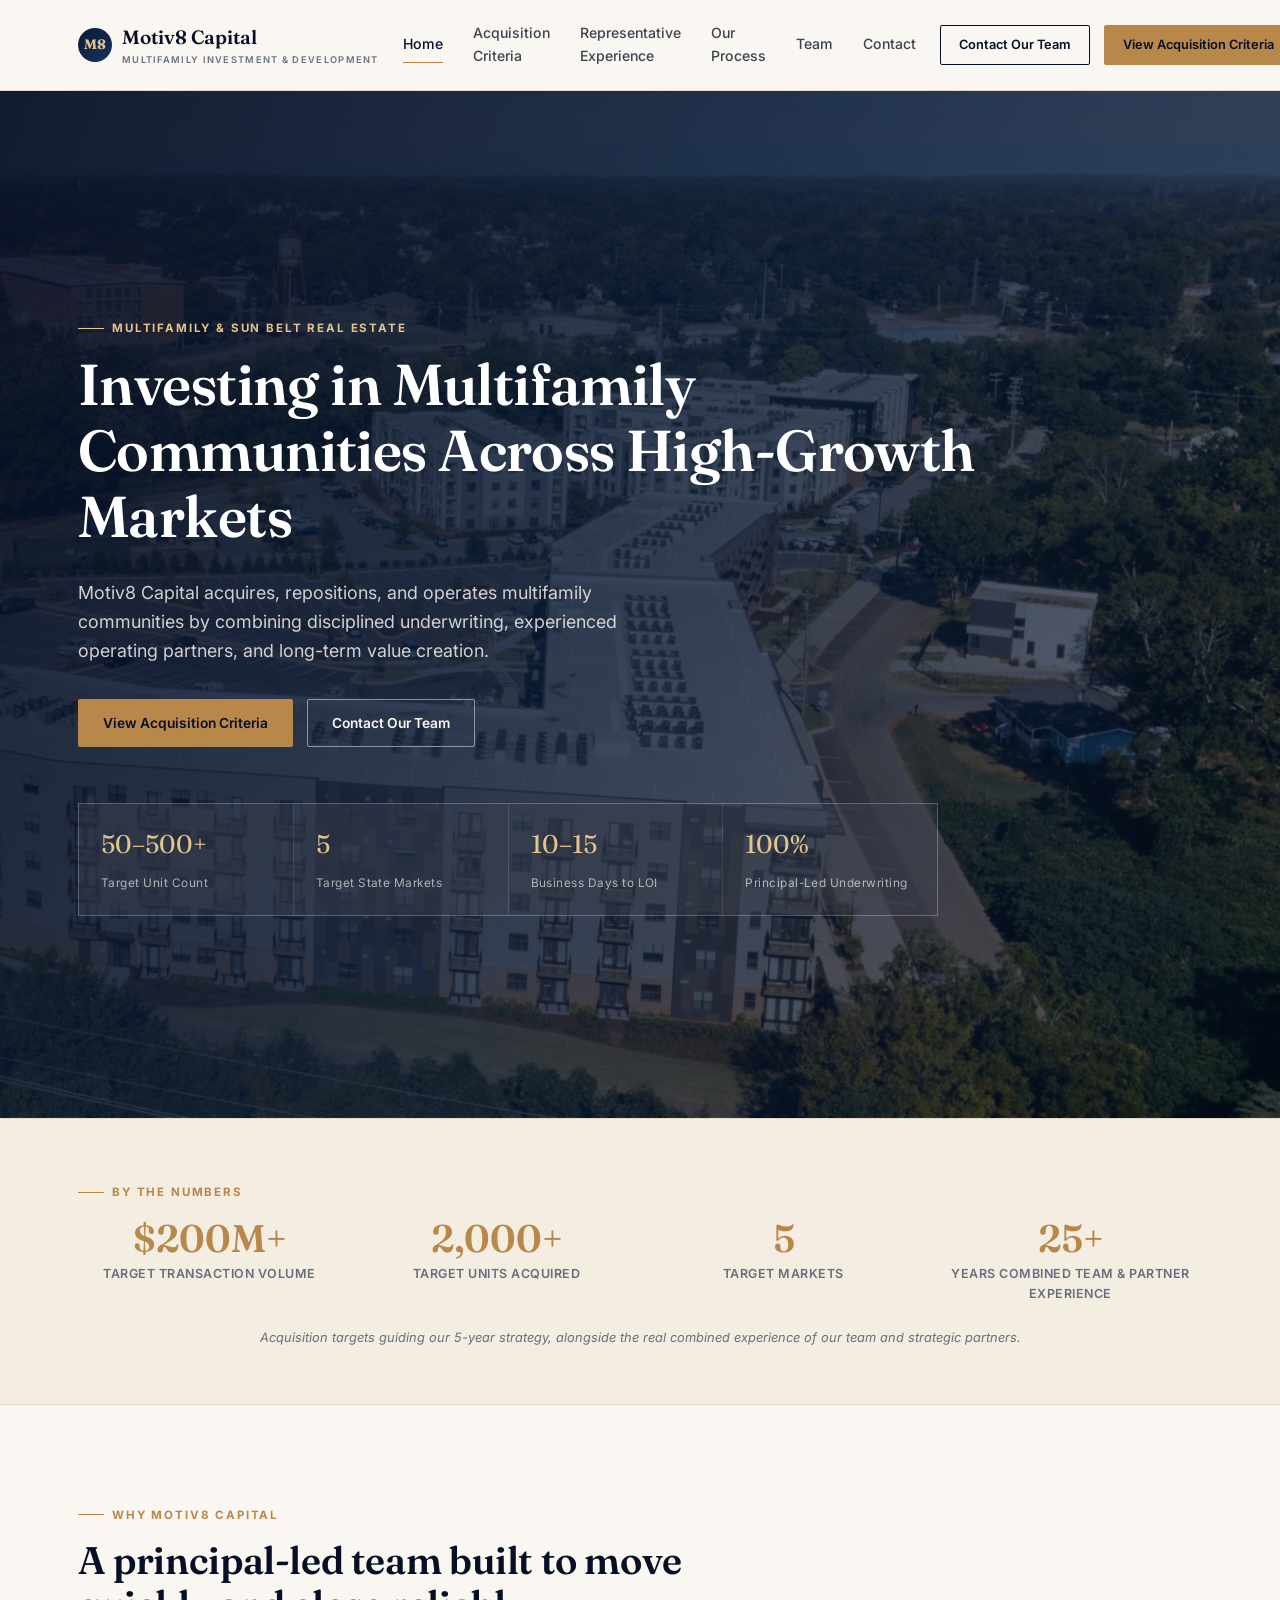
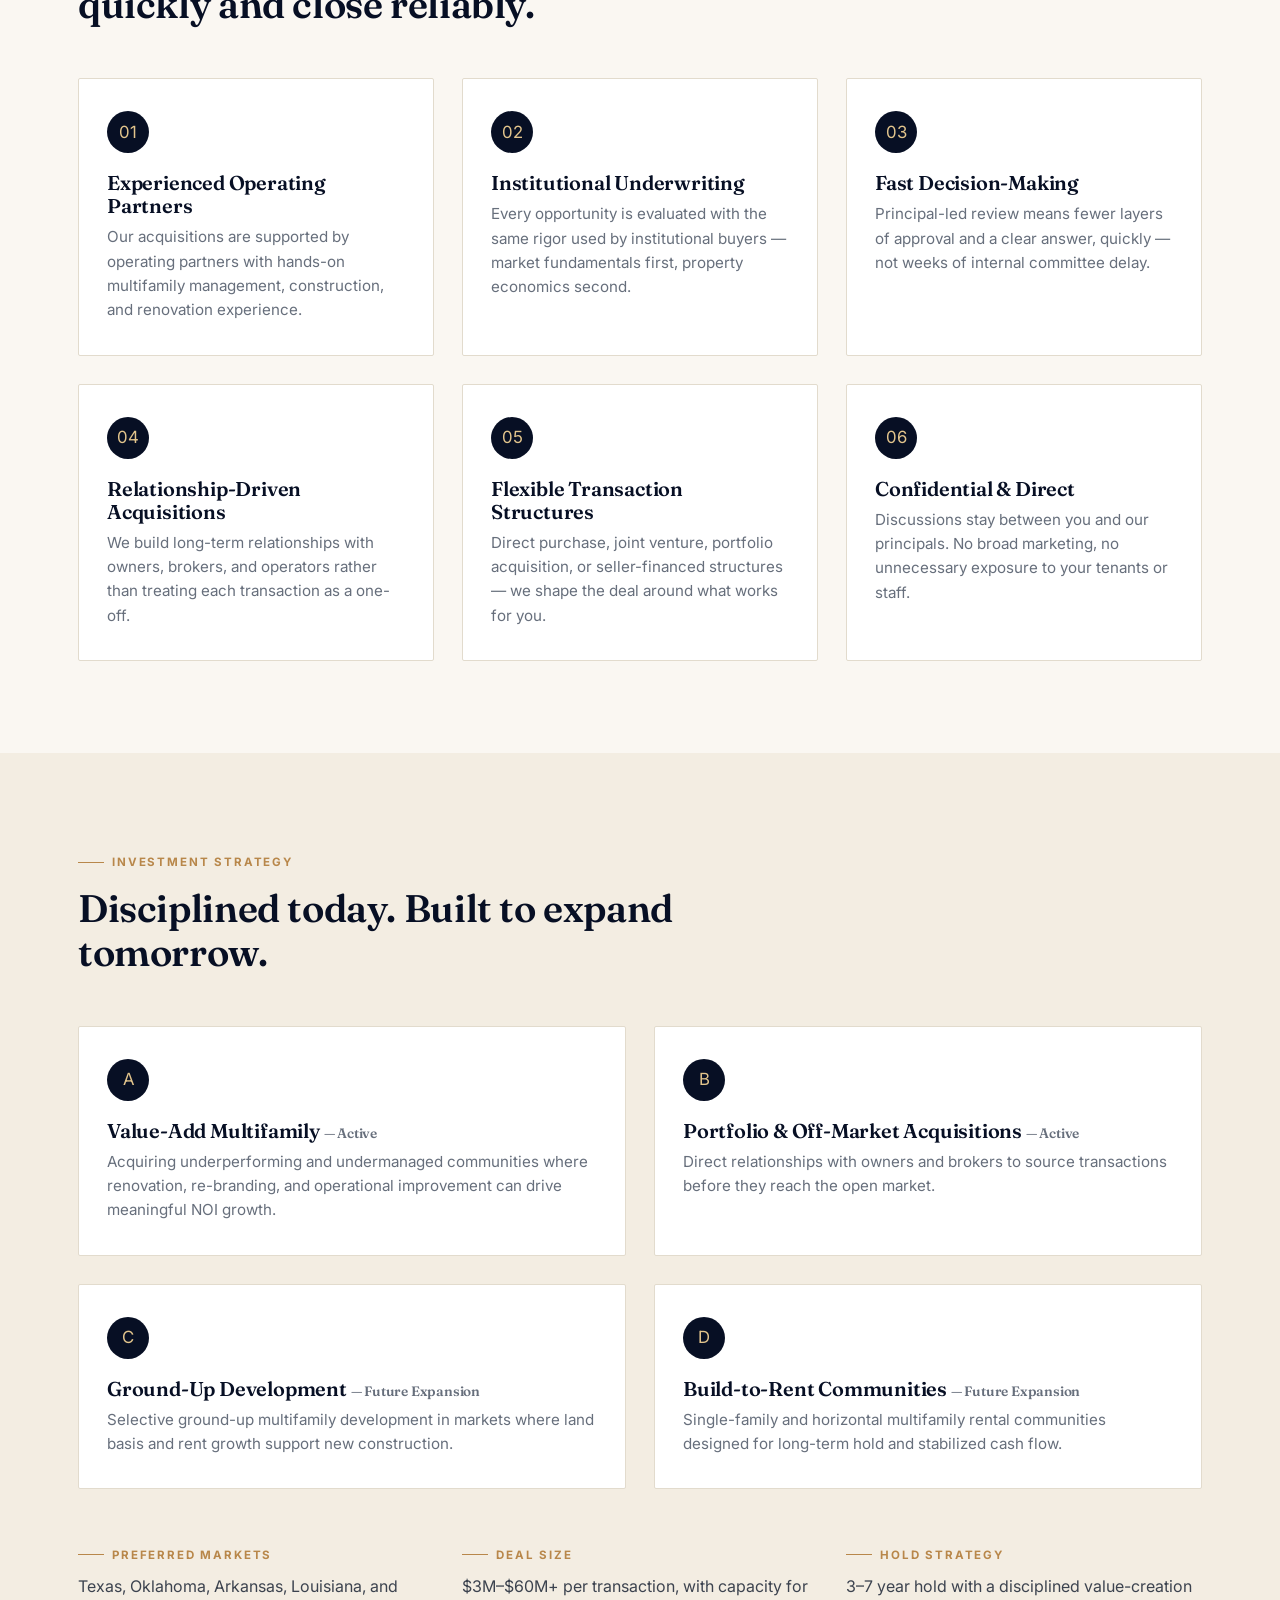
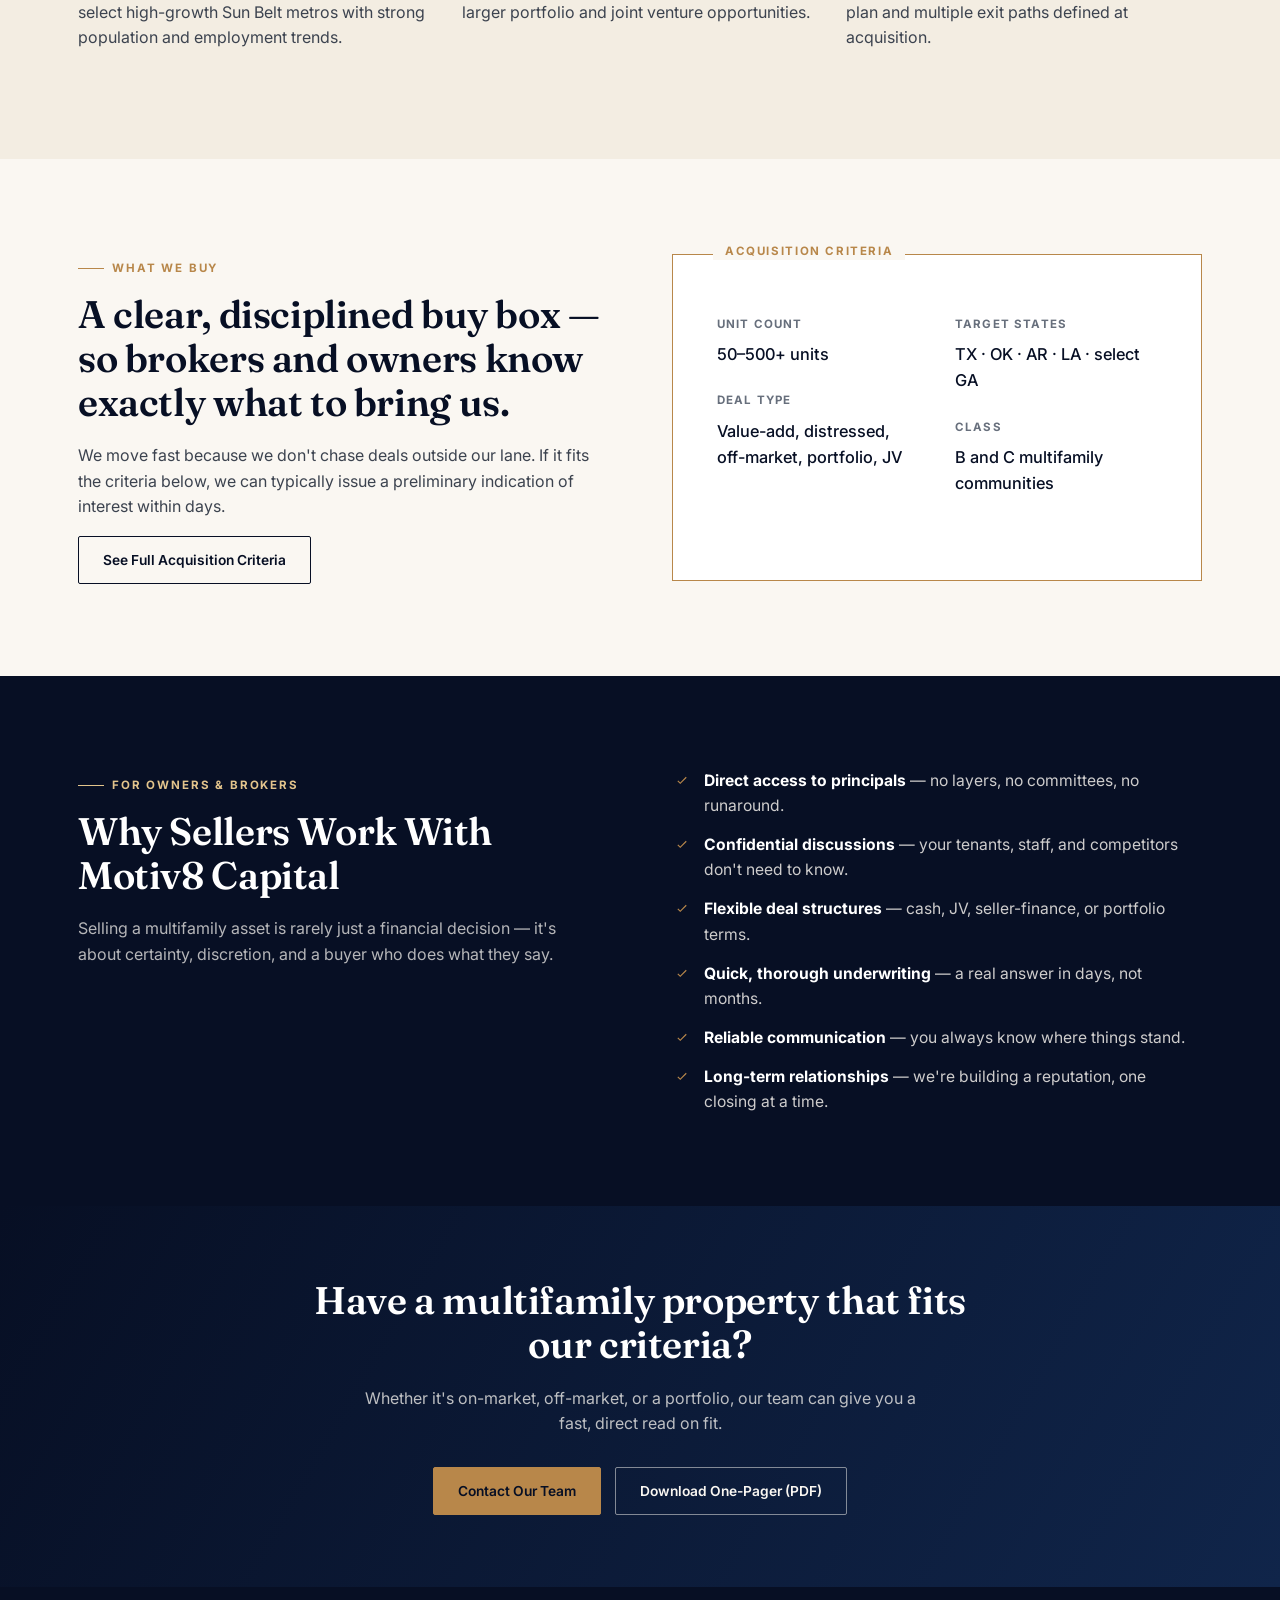
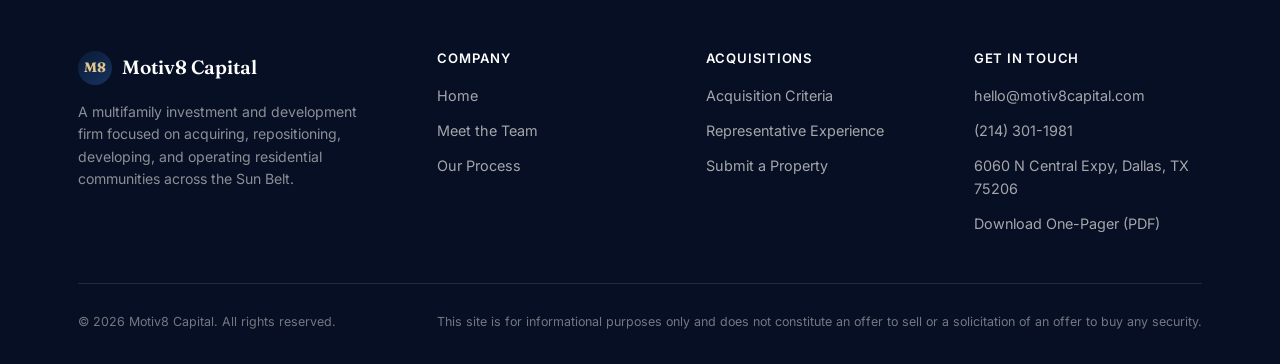
<file: index.html>
<!doctype html>
<html lang="en">
<head>
<meta charset="UTF-8">
<meta name="viewport" content="width=device-width, initial-scale=1.0">
<title>Motiv8 Capital | Multifamily Investment &amp; Development Firm</title>
<meta name="description" content="Motiv8 Capital acquires, repositions, and operates multifamily communities across high-growth Sun Belt markets through disciplined underwriting and experienced operating partners.">
<link rel="preconnect" href="https://fonts.googleapis.com">
<link rel="preconnect" href="https://fonts.gstatic.com" crossorigin>
<link href="https://fonts.googleapis.com/css2?family=Fraunces:wght@500;600;700&family=Inter:wght@400;500;600;700&display=swap" rel="stylesheet">
<link rel="stylesheet" href="assets/styles.css">
</head>
<body>

<header class="site-header">
  <div class="nav-wrap">
    <a href="index.html" class="brand">
      <span class="mark">M8</span>
      <span>Motiv8 Capital<small>Multifamily Investment &amp; Development</small></span>
    </a>
    <nav class="nav-links">
      <a href="index.html" aria-current="page">Home</a>
      <a href="criteria.html">Acquisition Criteria</a>
      <a href="partners.html">Representative Experience</a>
      <a href="process.html">Our Process</a>
      <a href="team.html">Team</a>
      <a href="contact.html">Contact</a>
    </nav>
    <div class="nav-actions">
      <a href="contact.html" class="btn btn-ghost btn-sm">Contact Our Team</a>
      <a href="criteria.html" class="btn btn-bronze btn-sm">View Acquisition Criteria</a>
    </div>
    <button class="nav-toggle" aria-label="Toggle menu"><span></span><span></span><span></span></button>
  </div>
</header>

<!-- HERO -->
<section class="hero">
  <div class="hero-inner">
    <div class="eyebrow">Multifamily &amp; Sun Belt Real Estate</div>
    <h1>Investing in Multifamily Communities Across High-Growth Markets</h1>
    <p class="lede">Motiv8 Capital acquires, repositions, and operates multifamily communities by combining disciplined underwriting, experienced operating partners, and long-term value creation.</p>
    <div class="hero-ctas">
      <a href="criteria.html" class="btn btn-bronze">View Acquisition Criteria</a>
      <a href="contact.html" class="btn btn-ghost-light">Contact Our Team</a>
    </div>
    <div class="hero-stats">
      <div><span class="num">50–500+</span><span class="lbl">Target Unit Count</span></div>
      <div><span class="num">5</span><span class="lbl">Target State Markets</span></div>
      <div><span class="num">10–15</span><span class="lbl">Business Days to LOI</span></div>
      <div><span class="num">100%</span><span class="lbl">Principal-Led Underwriting</span></div>
    </div>
  </div>
</section>

<!-- WHY MOTIV8 -->
<!-- Mixed stat bar: first 3 are 5-year aspirational targets (label always says
     "Target ___" so they never read as achieved results); the 4th is a real,
     present-tense figure (combined team + partner experience), not a target.
     Update all four as real strategy/planning figures are finalized. -->
<section class="stats-bar">
  <div class="container">
    <div class="eyebrow" style="justify-content:center; margin-bottom:18px;">By The Numbers</div>
    <div class="stats-bar-grid">
      <div class="stat">
        <span class="stat-num">$200M+</span>
        <span class="stat-lbl">Target Transaction Volume</span>
      </div>
      <div class="stat">
        <span class="stat-num">2,000+</span>
        <span class="stat-lbl">Target Units Acquired</span>
      </div>
      <div class="stat">
        <span class="stat-num">5</span>
        <span class="stat-lbl">Target Markets</span>
      </div>
      <div class="stat">
        <span class="stat-num">25+</span>
        <span class="stat-lbl">Years Combined Team &amp; Partner Experience</span>
      </div>
    </div>
    <p class="stats-bar-note">Acquisition targets guiding our 5-year strategy, alongside the real combined experience of our team and strategic partners.</p>
  </div>
</section>

<section>
  <div class="container">
    <div class="section-head">
      <div class="eyebrow">Why Motiv8 Capital</div>
      <h2>A principal-led team built to move quickly and close reliably.</h2>
    </div>
    <div class="grid grid-3">
      <div class="card">
        <div class="icon">01</div>
        <h3>Experienced Operating Partners</h3>
        <p>Our acquisitions are supported by operating partners with hands-on multifamily management, construction, and renovation experience.</p>
      </div>
      <div class="card">
        <div class="icon">02</div>
        <h3>Institutional Underwriting</h3>
        <p>Every opportunity is evaluated with the same rigor used by institutional buyers — market fundamentals first, property economics second.</p>
      </div>
      <div class="card">
        <div class="icon">03</div>
        <h3>Fast Decision-Making</h3>
        <p>Principal-led review means fewer layers of approval and a clear answer, quickly — not weeks of internal committee delay.</p>
      </div>
      <div class="card">
        <div class="icon">04</div>
        <h3>Relationship-Driven Acquisitions</h3>
        <p>We build long-term relationships with owners, brokers, and operators rather than treating each transaction as a one-off.</p>
      </div>
      <div class="card">
        <div class="icon">05</div>
        <h3>Flexible Transaction Structures</h3>
        <p>Direct purchase, joint venture, portfolio acquisition, or seller-financed structures — we shape the deal around what works for you.</p>
      </div>
      <div class="card">
        <div class="icon">06</div>
        <h3>Confidential &amp; Direct</h3>
        <p>Discussions stay between you and our principals. No broad marketing, no unnecessary exposure to your tenants or staff.</p>
      </div>
    </div>
  </div>
</section>

<!-- INVESTMENT STRATEGY -->
<section class="bg-cream-alt">
  <div class="container">
    <div class="section-head">
      <div class="eyebrow">Investment Strategy</div>
      <h2>Disciplined today. Built to expand tomorrow.</h2>
    </div>
    <div class="grid grid-2" style="margin-bottom: 48px;">
      <div class="card">
        <div class="icon">A</div>
        <h3>Value-Add Multifamily <span class="small">— Active</span></h3>
        <p>Acquiring underperforming and undermanaged communities where renovation, re-branding, and operational improvement can drive meaningful NOI growth.</p>
      </div>
      <div class="card">
        <div class="icon">B</div>
        <h3>Portfolio &amp; Off-Market Acquisitions <span class="small">— Active</span></h3>
        <p>Direct relationships with owners and brokers to source transactions before they reach the open market.</p>
      </div>
      <div class="card">
        <div class="icon">C</div>
        <h3>Ground-Up Development <span class="small">— Future Expansion</span></h3>
        <p>Selective ground-up multifamily development in markets where land basis and rent growth support new construction.</p>
      </div>
      <div class="card">
        <div class="icon">D</div>
        <h3>Build-to-Rent Communities <span class="small">— Future Expansion</span></h3>
        <p>Single-family and horizontal multifamily rental communities designed for long-term hold and stabilized cash flow.</p>
      </div>
    </div>
    <div class="grid grid-3">
      <div>
        <div class="eyebrow" style="margin-bottom:10px;">Preferred Markets</div>
        <p>Texas, Oklahoma, Arkansas, Louisiana, and select high-growth Sun Belt metros with strong population and employment trends.</p>
      </div>
      <div>
        <div class="eyebrow" style="margin-bottom:10px;">Deal Size</div>
        <p>$3M–$60M+ per transaction, with capacity for larger portfolio and joint venture opportunities.</p>
      </div>
      <div>
        <div class="eyebrow" style="margin-bottom:10px;">Hold Strategy</div>
        <p>3–7 year hold with a disciplined value-creation plan and multiple exit paths defined at acquisition.</p>
      </div>
    </div>
  </div>
</section>

<!-- BUY BOX -->
<section>
  <div class="container">
    <div class="grid grid-2" style="align-items:center; gap:64px;">
      <div>
        <div class="eyebrow">What We Buy</div>
        <h2>A clear, disciplined buy box — so brokers and owners know exactly what to bring us.</h2>
        <p>We move fast because we don't chase deals outside our lane. If it fits the criteria below, we can typically issue a preliminary indication of interest within days.</p>
        <a href="criteria.html" class="btn btn-ghost">See Full Acquisition Criteria</a>
      </div>
      <div class="buybox">
        <dl class="buybox-grid">
          <div>
            <dt>Unit Count</dt>
            <dd>50–500+ units</dd>
            <dt>Deal Type</dt>
            <dd>Value-add, distressed, off-market, portfolio, JV</dd>
          </div>
          <div>
            <dt>Target States</dt>
            <dd>TX · OK · AR · LA · select GA</dd>
            <dt>Class</dt>
            <dd>B and C multifamily communities</dd>
          </div>
        </dl>
      </div>
    </div>
  </div>
</section>

<!-- WHY SELLERS WORK WITH US -->
<section class="bg-navy">
  <div class="container">
    <div class="grid grid-2" style="align-items:flex-start; gap:64px;">
      <div>
        <div class="eyebrow">For Owners &amp; Brokers</div>
        <h2>Why Sellers Work With Motiv8 Capital</h2>
        <p style="color:rgba(250,247,242,0.72); max-width:480px;">Selling a multifamily asset is rarely just a financial decision — it's about certainty, discretion, and a buyer who does what they say.</p>
      </div>
      <ul class="check-list">
        <li><span><strong style="color:#fff;">Direct access to principals</strong>&nbsp;— no layers, no committees, no runaround.</span></li>
        <li><span><strong style="color:#fff;">Confidential discussions</strong>&nbsp;— your tenants, staff, and competitors don't need to know.</span></li>
        <li><span><strong style="color:#fff;">Flexible deal structures</strong>&nbsp;— cash, JV, seller-finance, or portfolio terms.</span></li>
        <li><span><strong style="color:#fff;">Quick, thorough underwriting</strong>&nbsp;— a real answer in days, not months.</span></li>
        <li><span><strong style="color:#fff;">Reliable communication</strong>&nbsp;— you always know where things stand.</span></li>
        <li><span><strong style="color:#fff;">Long-term relationships</strong>&nbsp;— we're building a reputation, one closing at a time.</span></li>
      </ul>
    </div>
  </div>
</section>

<!-- CTA BANNER -->
<section class="cta-banner">
  <div class="container">
    <h2>Have a multifamily property that fits our criteria?</h2>
    <p>Whether it's on-market, off-market, or a portfolio, our team can give you a fast, direct read on fit.</p>
    <div class="btn-row">
      <a href="contact.html" class="btn btn-bronze">Contact Our Team</a>
      <a href="assets/motiv8-capital-one-pager.pdf" class="btn btn-ghost-light">Download One-Pager (PDF)</a>
    </div>
  </div>
</section>

<footer class="site-footer" id="footer-include"></footer>
<script src="assets/main.js"></script>
<script src="assets/footer.js"></script>
</body>
</html>
</file>
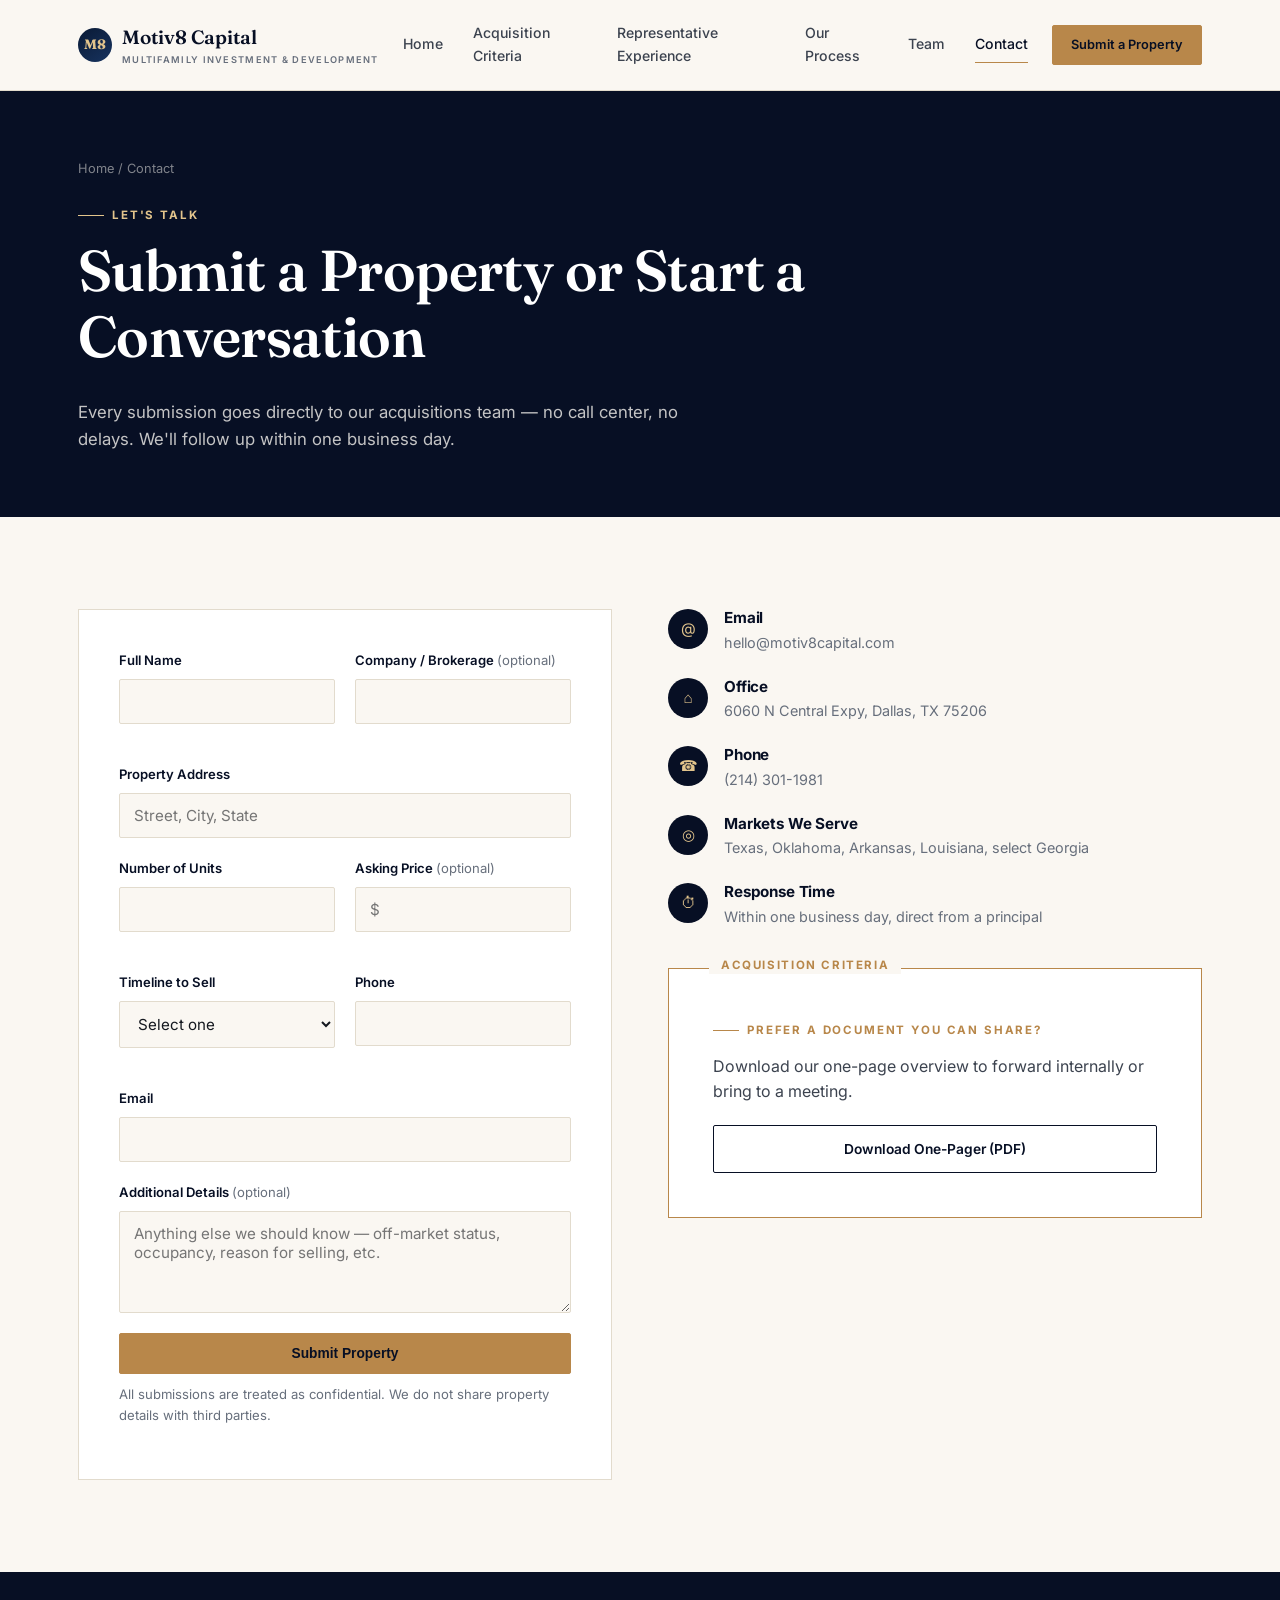
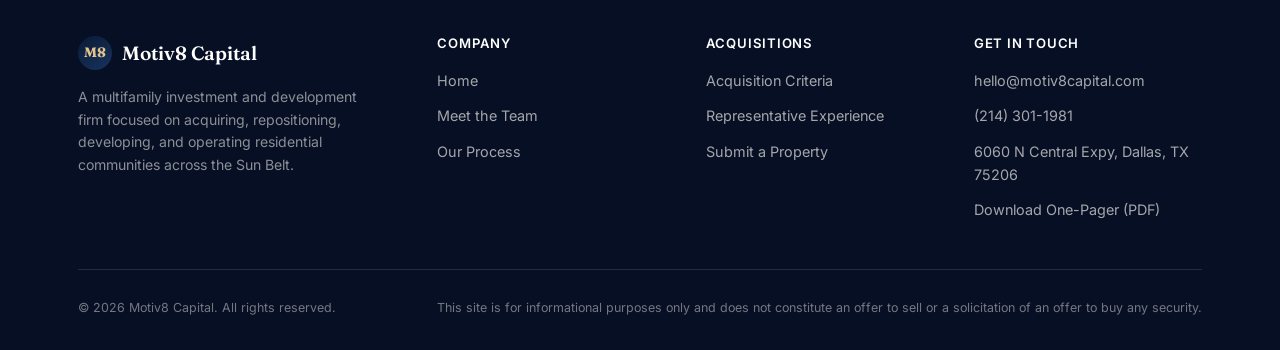
<file: contact.html>
<!doctype html>
<html lang="en">
<head>
<meta charset="UTF-8">
<meta name="viewport" content="width=device-width, initial-scale=1.0">
<title>Contact | Motiv8 Capital</title>
<meta name="description" content="Submit a multifamily property to Motiv8 Capital's acquisition team for a fast, direct, and confidential review.">
<link rel="preconnect" href="https://fonts.googleapis.com">
<link rel="preconnect" href="https://fonts.gstatic.com" crossorigin>
<link href="https://fonts.googleapis.com/css2?family=Fraunces:wght@500;600;700&family=Inter:wght@400;500;600;700&display=swap" rel="stylesheet">
<link rel="stylesheet" href="assets/styles.css">
</head>
<body>

<header class="site-header">
  <div class="nav-wrap">
    <a href="index.html" class="brand">
      <span class="mark">M8</span>
      <span>Motiv8 Capital<small>Multifamily Investment &amp; Development</small></span>
    </a>
    <nav class="nav-links">
      <a href="index.html">Home</a>
      <a href="criteria.html">Acquisition Criteria</a>
      <a href="partners.html">Representative Experience</a>
      <a href="process.html">Our Process</a>
      <a href="team.html">Team</a>
      <a href="contact.html" aria-current="page">Contact</a>
    </nav>
    <div class="nav-actions">
      <a href="contact.html" class="btn btn-bronze btn-sm">Submit a Property</a>
    </div>
    <button class="nav-toggle" aria-label="Toggle menu"><span></span><span></span><span></span></button>
  </div>
</header>

<section class="page-hero">
  <div class="container">
    <div class="breadcrumb"><a href="index.html">Home</a> / Contact</div>
    <div class="eyebrow">Let's Talk</div>
    <h1>Submit a Property or Start a Conversation</h1>
    <p class="lede">Every submission goes directly to our acquisitions team — no call center, no delays. We'll follow up within one business day.</p>
  </div>
</section>

<section>
  <div class="container">
    <div class="grid grid-2" style="gap:56px; align-items:flex-start;">

      <div class="form-card">
        <form id="contact-form" name="contact" method="POST" data-netlify="true" netlify-honeypot="bot-field">
          <input type="hidden" name="form-name" value="contact">
          <p style="position:absolute; left:-9999px;" aria-hidden="true">
            <label>Leave this field blank: <input name="bot-field" tabindex="-1" autocomplete="off"></label>
          </p>
          <div class="form-row">
            <div class="field">
              <label for="name">Full Name</label>
              <input type="text" id="name" name="name" required>
            </div>
            <div class="field">
              <label for="company">Company / Brokerage <span class="opt">(optional)</span></label>
              <input type="text" id="company" name="company">
            </div>
          </div>

          <div class="field">
            <label for="address">Property Address</label>
            <input type="text" id="address" name="address" placeholder="Street, City, State" required>
          </div>

          <div class="form-row">
            <div class="field">
              <label for="units">Number of Units</label>
              <input type="number" id="units" name="units" min="1" required>
            </div>
            <div class="field">
              <label for="price">Asking Price <span class="opt">(optional)</span></label>
              <input type="text" id="price" name="price" placeholder="$">
            </div>
          </div>

          <div class="form-row">
            <div class="field">
              <label for="timeline">Timeline to Sell</label>
              <select id="timeline" name="timeline" required>
                <option value="">Select one</option>
                <option>Immediately / Under Contract Elsewhere</option>
                <option>0–3 months</option>
                <option>3–6 months</option>
                <option>6–12 months</option>
                <option>Just exploring options</option>
              </select>
            </div>
            <div class="field">
              <label for="phone">Phone</label>
              <input type="tel" id="phone" name="phone" required>
            </div>
          </div>

          <div class="field">
            <label for="email">Email</label>
            <input type="email" id="email" name="email" required>
          </div>

          <div class="field">
            <label for="notes">Additional Details <span class="opt">(optional)</span></label>
            <textarea id="notes" name="notes" rows="4" placeholder="Anything else we should know — off-market status, occupancy, reason for selling, etc."></textarea>
          </div>

          <button type="submit" class="btn btn-bronze btn-block">Submit Property</button>
          <p class="form-note">All submissions are treated as confidential. We do not share property details with third parties.</p>

          <div class="confirm-msg" id="form-confirm">
            <strong style="color:var(--navy-950); display:block; margin-bottom:6px;">Thank you — we've received your submission.</strong>
            A member of our acquisitions team will follow up within one business day.
          </div>
        </form>
      </div>

      <div>
        <div class="contact-info" style="margin-bottom:40px;">
          <div class="item">
            <div class="icon">@</div>
            <div><h4>Email</h4><p><a href="mailto:hello@motiv8capital.com">hello@motiv8capital.com</a></p></div>
          </div>
          <div class="item">
            <div class="icon">⌂</div>
            <div><h4>Office</h4><p>6060 N Central Expy, Dallas, TX 75206</p></div>
          </div>
          <div class="item">
            <div class="icon">☎</div>
            <div><h4>Phone</h4><p><a href="tel:+12143011981">(214) 301-1981</a></p></div>
          </div>
          <div class="item">
            <div class="icon">◎</div>
            <div><h4>Markets We Serve</h4><p>Texas, Oklahoma, Arkansas, Louisiana, select Georgia</p></div>
          </div>
          <div class="item">
            <div class="icon">⏱</div>
            <div><h4>Response Time</h4><p>Within one business day, direct from a principal</p></div>
          </div>
        </div>

        <div class="buybox">
          <div class="eyebrow" style="margin-bottom:14px;">Prefer a document you can share?</div>
          <p style="margin-bottom:20px;">Download our one-page overview to forward internally or bring to a meeting.</p>
          <a href="assets/motiv8-capital-one-pager.pdf" class="btn btn-ghost btn-block">Download One-Pager (PDF)</a>
        </div>
      </div>
    </div>
  </div>
</section>

<footer class="site-footer" id="footer-include"></footer>
<script src="assets/main.js"></script>
<script src="assets/footer.js"></script>
</body>
</html>
</file>
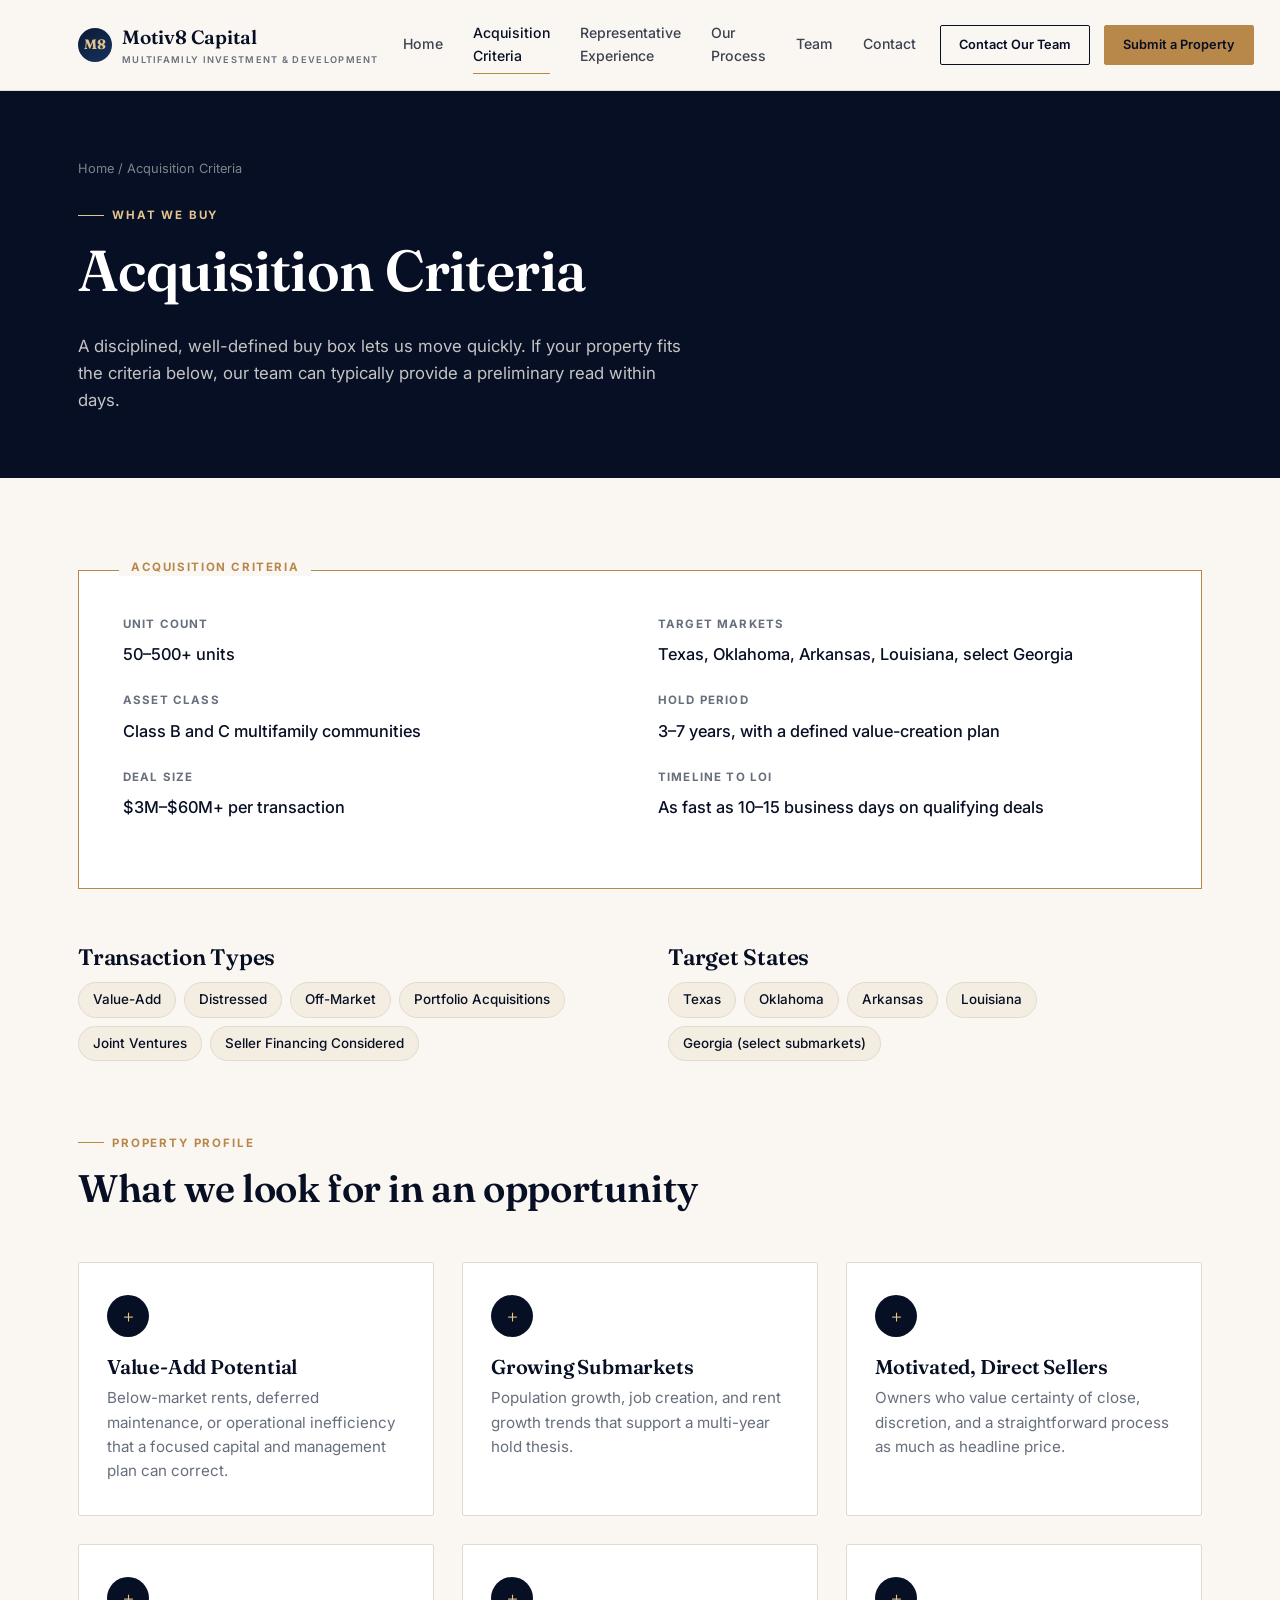
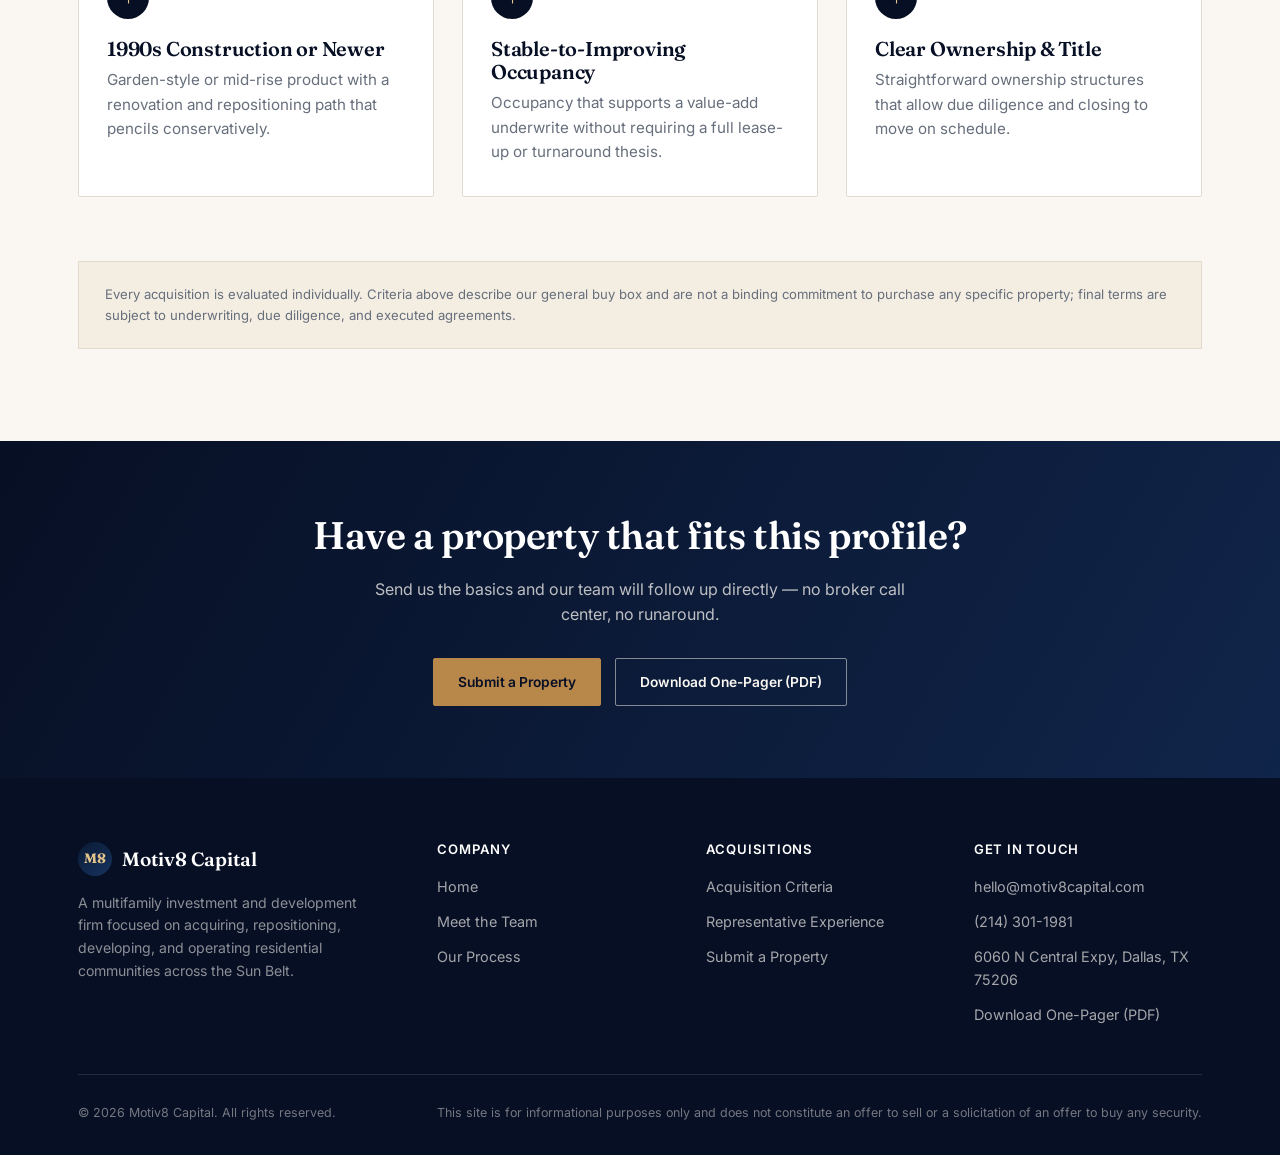
<file: criteria.html>
<!doctype html>
<html lang="en">
<head>
<meta charset="UTF-8">
<meta name="viewport" content="width=device-width, initial-scale=1.0">
<title>Acquisition Criteria | Motiv8 Capital</title>
<meta name="description" content="Motiv8 Capital's multifamily acquisition criteria: 50-500+ unit value-add, distressed, off-market and portfolio opportunities across TX, OK, AR, LA and select GA markets.">
<link rel="preconnect" href="https://fonts.googleapis.com">
<link rel="preconnect" href="https://fonts.gstatic.com" crossorigin>
<link href="https://fonts.googleapis.com/css2?family=Fraunces:wght@500;600;700&family=Inter:wght@400;500;600;700&display=swap" rel="stylesheet">
<link rel="stylesheet" href="assets/styles.css">
</head>
<body>

<header class="site-header">
  <div class="nav-wrap">
    <a href="index.html" class="brand">
      <span class="mark">M8</span>
      <span>Motiv8 Capital<small>Multifamily Investment &amp; Development</small></span>
    </a>
    <nav class="nav-links">
      <a href="index.html">Home</a>
      <a href="criteria.html" aria-current="page">Acquisition Criteria</a>
      <a href="partners.html">Representative Experience</a>
      <a href="process.html">Our Process</a>
      <a href="team.html">Team</a>
      <a href="contact.html">Contact</a>
    </nav>
    <div class="nav-actions">
      <a href="contact.html" class="btn btn-ghost btn-sm">Contact Our Team</a>
      <a href="contact.html" class="btn btn-bronze btn-sm">Submit a Property</a>
    </div>
    <button class="nav-toggle" aria-label="Toggle menu"><span></span><span></span><span></span></button>
  </div>
</header>

<section class="page-hero">
  <div class="container">
    <div class="breadcrumb"><a href="index.html">Home</a> / Acquisition Criteria</div>
    <div class="eyebrow">What We Buy</div>
    <h1>Acquisition Criteria</h1>
    <p class="lede">A disciplined, well-defined buy box lets us move quickly. If your property fits the criteria below, our team can typically provide a preliminary read within days.</p>
  </div>
</section>

<section>
  <div class="container">
    <div class="buybox" style="margin-bottom:56px;">
      <div class="buybox-grid">
        <div>
          <dt>Unit Count</dt>
          <dd>50–500+ units</dd>
          <dt>Asset Class</dt>
          <dd>Class B and C multifamily communities</dd>
          <dt>Deal Size</dt>
          <dd>$3M–$60M+ per transaction</dd>
        </div>
        <div>
          <dt>Target Markets</dt>
          <dd>Texas, Oklahoma, Arkansas, Louisiana, select Georgia</dd>
          <dt>Hold Period</dt>
          <dd>3–7 years, with a defined value-creation plan</dd>
          <dt>Timeline to LOI</dt>
          <dd>As fast as 10–15 business days on qualifying deals</dd>
        </div>
      </div>
    </div>

    <div class="grid grid-2" style="gap:56px; margin-bottom:64px;">
      <div>
        <h2 style="font-size:1.4rem;">Transaction Types</h2>
        <div class="tag-row">
          <span class="tag">Value-Add</span>
          <span class="tag">Distressed</span>
          <span class="tag">Off-Market</span>
          <span class="tag">Portfolio Acquisitions</span>
          <span class="tag">Joint Ventures</span>
          <span class="tag">Seller Financing Considered</span>
        </div>
      </div>
      <div>
        <h2 style="font-size:1.4rem;">Target States</h2>
        <div class="tag-row">
          <span class="tag">Texas</span>
          <span class="tag">Oklahoma</span>
          <span class="tag">Arkansas</span>
          <span class="tag">Louisiana</span>
          <span class="tag">Georgia (select submarkets)</span>
        </div>
      </div>
    </div>

    <div class="section-head">
      <div class="eyebrow">Property Profile</div>
      <h2>What we look for in an opportunity</h2>
    </div>
    <div class="grid grid-3" style="margin-bottom:64px;">
      <div class="card">
        <div class="icon">＋</div>
        <h3>Value-Add Potential</h3>
        <p>Below-market rents, deferred maintenance, or operational inefficiency that a focused capital and management plan can correct.</p>
      </div>
      <div class="card">
        <div class="icon">＋</div>
        <h3>Growing Submarkets</h3>
        <p>Population growth, job creation, and rent growth trends that support a multi-year hold thesis.</p>
      </div>
      <div class="card">
        <div class="icon">＋</div>
        <h3>Motivated, Direct Sellers</h3>
        <p>Owners who value certainty of close, discretion, and a straightforward process as much as headline price.</p>
      </div>
      <div class="card">
        <div class="icon">＋</div>
        <h3>1990s Construction or Newer</h3>
        <p>Garden-style or mid-rise product with a renovation and repositioning path that pencils conservatively.</p>
      </div>
      <div class="card">
        <div class="icon">＋</div>
        <h3>Stable-to-Improving Occupancy</h3>
        <p>Occupancy that supports a value-add underwrite without requiring a full lease-up or turnaround thesis.</p>
      </div>
      <div class="card">
        <div class="icon">＋</div>
        <h3>Clear Ownership &amp; Title</h3>
        <p>Straightforward ownership structures that allow due diligence and closing to move on schedule.</p>
      </div>
    </div>

    <div class="disclaimer-box">
      Every acquisition is evaluated individually. Criteria above describe our general buy box and are not a binding commitment to purchase any specific property; final terms are subject to underwriting, due diligence, and executed agreements.
    </div>
  </div>
</section>

<section class="cta-banner">
  <div class="container">
    <h2>Have a property that fits this profile?</h2>
    <p>Send us the basics and our team will follow up directly — no broker call center, no runaround.</p>
    <div class="btn-row">
      <a href="contact.html" class="btn btn-bronze">Submit a Property</a>
      <a href="assets/motiv8-capital-one-pager.pdf" class="btn btn-ghost-light">Download One-Pager (PDF)</a>
    </div>
  </div>
</section>

<footer class="site-footer" id="footer-include"></footer>
<script src="assets/main.js"></script>
<script src="assets/footer.js"></script>
</body>
</html>
</file>
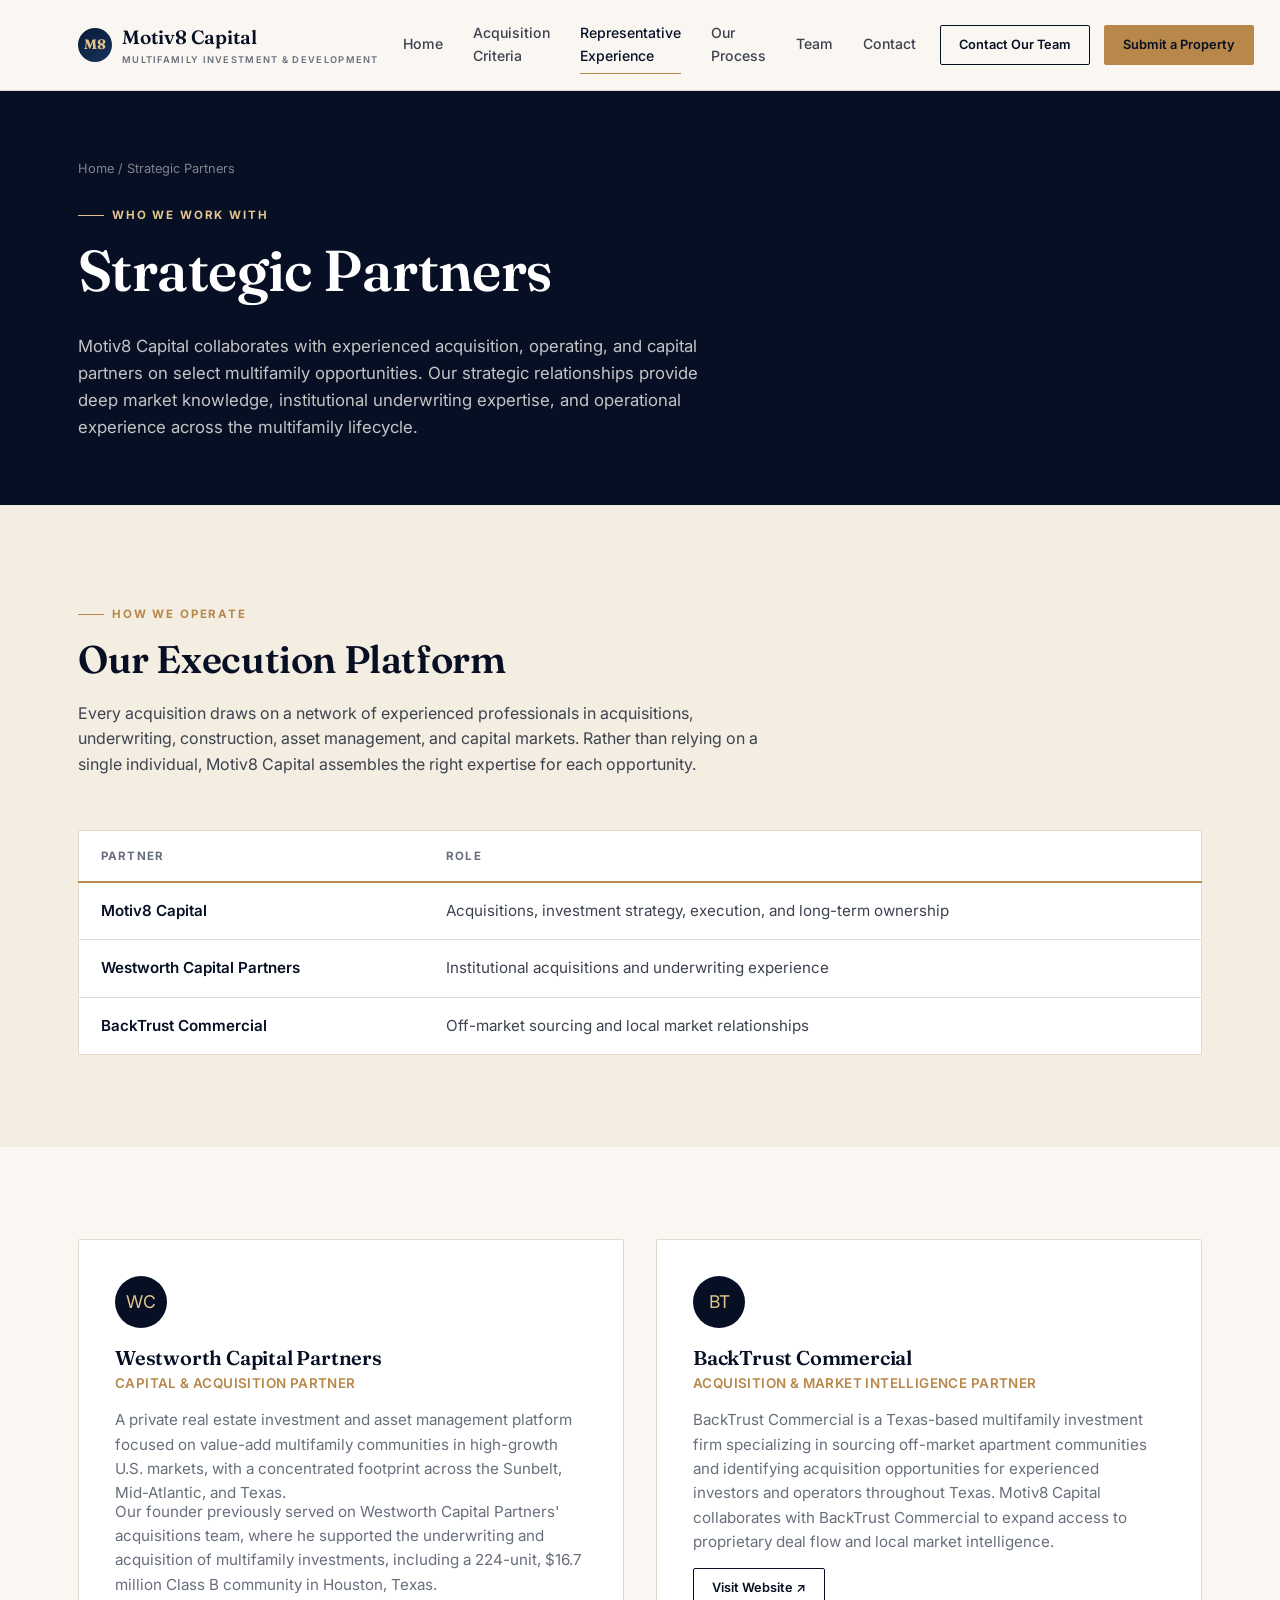
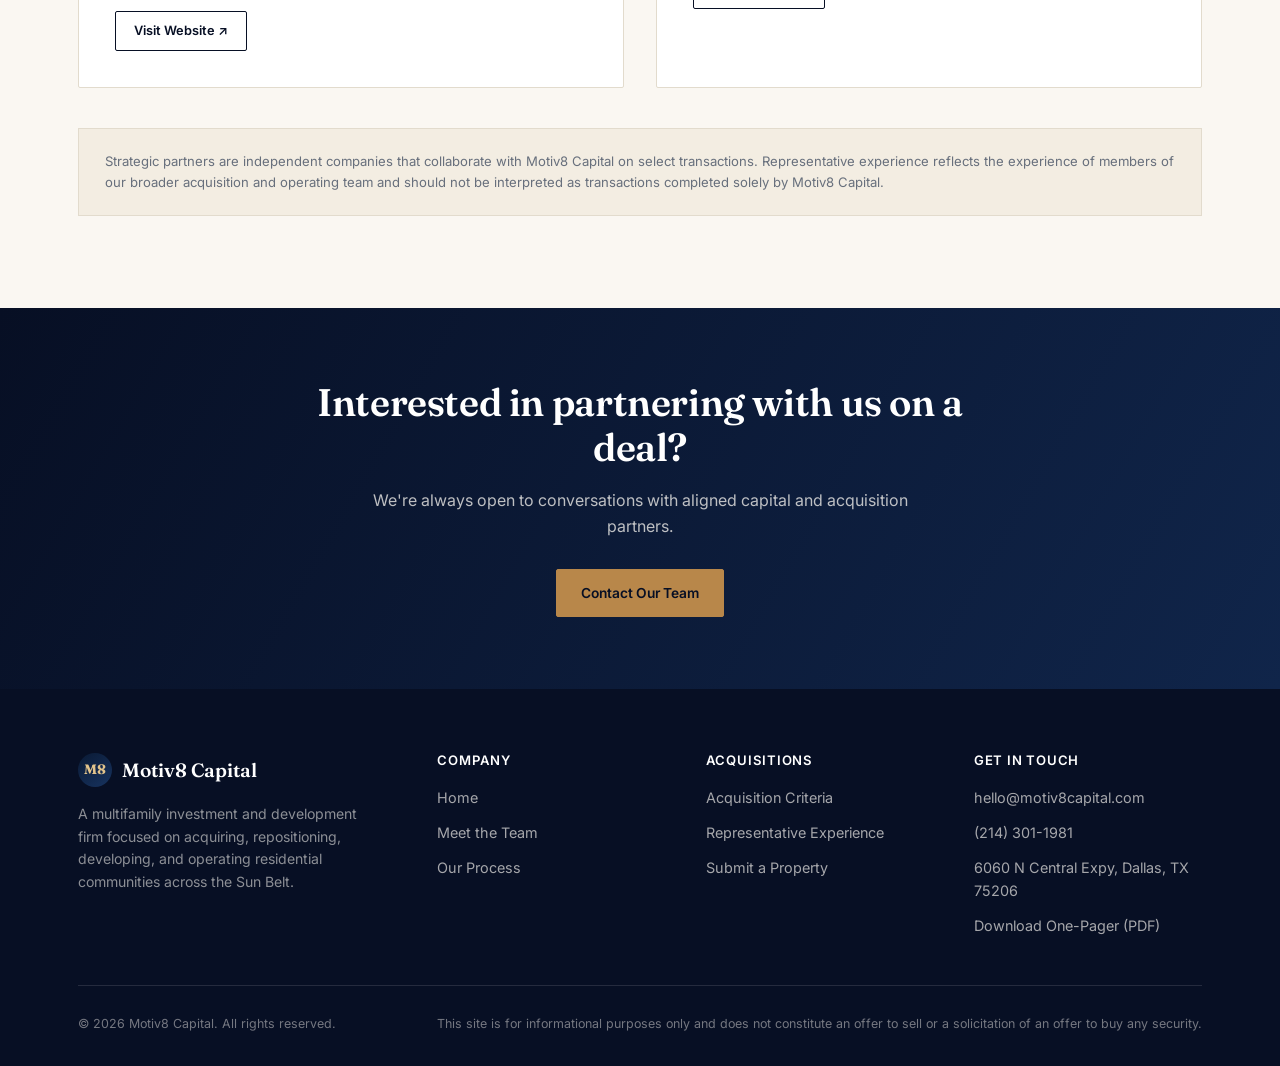
<file: partners.html>
<!doctype html>
<html lang="en">
<head>
<meta charset="UTF-8">
<meta name="viewport" content="width=device-width, initial-scale=1.0">
<title>Strategic Partners | Motiv8 Capital</title>
<meta name="description" content="Strategic acquisition and capital partners Motiv8 Capital has worked with on multifamily transactions.">
<link rel="preconnect" href="https://fonts.googleapis.com">
<link rel="preconnect" href="https://fonts.gstatic.com" crossorigin>
<link href="https://fonts.googleapis.com/css2?family=Fraunces:wght@500;600;700&family=Inter:wght@400;500;600;700&display=swap" rel="stylesheet">
<link rel="stylesheet" href="assets/styles.css">
</head>
<body>

<header class="site-header">
  <div class="nav-wrap">
    <a href="index.html" class="brand">
      <span class="mark">M8</span>
      <span>Motiv8 Capital<small>Multifamily Investment &amp; Development</small></span>
    </a>
    <nav class="nav-links">
      <a href="index.html">Home</a>
      <a href="criteria.html">Acquisition Criteria</a>
      <a href="partners.html" aria-current="page">Representative Experience</a>
      <a href="process.html">Our Process</a>
      <a href="team.html">Team</a>
      <a href="contact.html">Contact</a>
    </nav>
    <div class="nav-actions">
      <a href="contact.html" class="btn btn-ghost btn-sm">Contact Our Team</a>
      <a href="contact.html" class="btn btn-bronze btn-sm">Submit a Property</a>
    </div>
    <button class="nav-toggle" aria-label="Toggle menu"><span></span><span></span><span></span></button>
  </div>
</header>

<section class="page-hero">
  <div class="container">
    <div class="breadcrumb"><a href="index.html">Home</a> / Strategic Partners</div>
    <div class="eyebrow">Who We Work With</div>
    <h1>Strategic Partners</h1>
    <p class="lede">Motiv8 Capital collaborates with experienced acquisition, operating, and capital partners on select multifamily opportunities. Our strategic relationships provide deep market knowledge, institutional underwriting expertise, and operational experience across the multifamily lifecycle.</p>
  </div>
</section>

<section class="bg-cream-alt">
  <div class="container">
    <div class="section-head">
      <div class="eyebrow">How We Operate</div>
      <h2>Our Execution Platform</h2>
      <p>Every acquisition draws on a network of experienced professionals in acquisitions, underwriting, construction, asset management, and capital markets. Rather than relying on a single individual, Motiv8 Capital assembles the right expertise for each opportunity.</p>
    </div>
    <div class="table-wrap">
      <table class="role-table">
        <thead>
          <tr><th>Partner</th><th>Role</th></tr>
        </thead>
        <tbody>
          <tr><td>Motiv8 Capital</td><td>Acquisitions, investment strategy, execution, and long-term ownership</td></tr>
          <tr><td>Westworth Capital Partners</td><td>Institutional acquisitions and underwriting experience</td></tr>
          <tr><td>BackTrust Commercial</td><td>Off-market sourcing and local market relationships</td></tr>
        </tbody>
      </table>
    </div>
  </div>
</section>

<section>
  <div class="container">
    <div class="grid grid-2" style="gap:32px;">

      <div class="card" style="padding:36px;">
        <div class="icon" style="width:52px;height:52px;font-size:1.1rem;">WC</div>
        <h3 style="margin-bottom:4px;">Westworth Capital Partners</h3>
        <span class="team-role" style="display:block; margin-bottom:14px;">Capital &amp; Acquisition Partner</span>
        <p>A private real estate investment and asset management platform focused on value-add multifamily communities in high-growth U.S. markets, with a concentrated footprint across the Sunbelt, Mid-Atlantic, and Texas.</p>
        <p class="small" style="margin-top:-6px;">Our founder previously served on Westworth Capital Partners' acquisitions team, where he supported the underwriting and acquisition of multifamily investments, including a 224-unit, $16.7 million Class B community in Houston, Texas.</p>
        <a href="https://westworthcapital.com" target="_blank" rel="noopener" class="btn btn-ghost btn-sm" style="margin-top:14px;">Visit Website ↗</a>
      </div>

      <div class="card" style="padding:36px;">
        <div class="icon" style="width:52px;height:52px;font-size:1.1rem;">BT</div>
        <h3 style="margin-bottom:4px;">BackTrust Commercial</h3>
        <span class="team-role" style="display:block; margin-bottom:14px;">Acquisition &amp; Market Intelligence Partner</span>
        <p>BackTrust Commercial is a Texas-based multifamily investment firm specializing in sourcing off-market apartment communities and identifying acquisition opportunities for experienced investors and operators throughout Texas. Motiv8 Capital collaborates with BackTrust Commercial to expand access to proprietary deal flow and local market intelligence.</p>
        <a href="https://backtrustcommercial.com" target="_blank" rel="noopener" class="btn btn-ghost btn-sm" style="margin-top:14px;">Visit Website ↗</a>
      </div>

    </div>

    <div class="disclaimer-box" style="margin-top:40px;">
      Strategic partners are independent companies that collaborate with Motiv8 Capital on select transactions. Representative experience reflects the experience of members of our broader acquisition and operating team and should not be interpreted as transactions completed solely by Motiv8 Capital.
    </div>
  </div>
</section>

<section class="cta-banner">
  <div class="container">
    <h2>Interested in partnering with us on a deal?</h2>
    <p>We're always open to conversations with aligned capital and acquisition partners.</p>
    <div class="btn-row">
      <a href="contact.html" class="btn btn-bronze">Contact Our Team</a>
    </div>
  </div>
</section>

<footer class="site-footer" id="footer-include"></footer>
<script src="assets/main.js"></script>
<script src="assets/footer.js"></script>
</body>
</html>
</file>
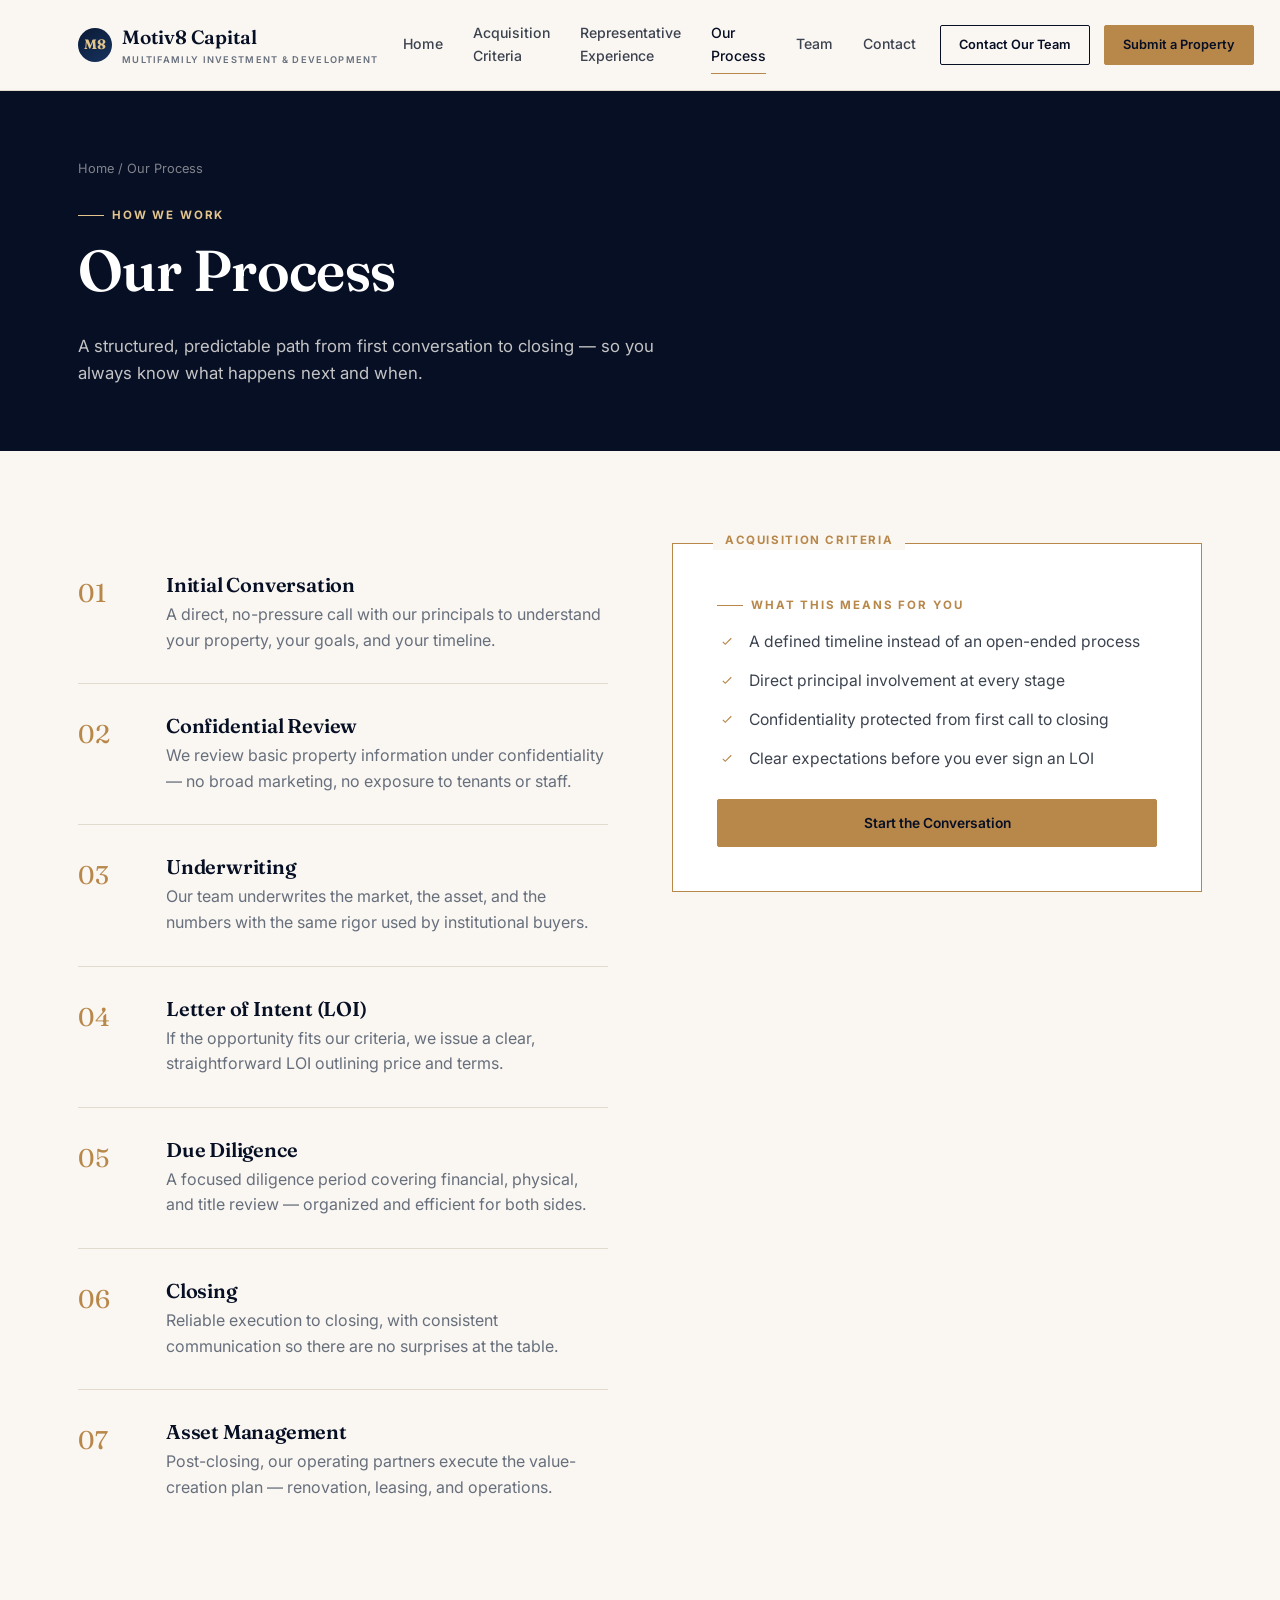
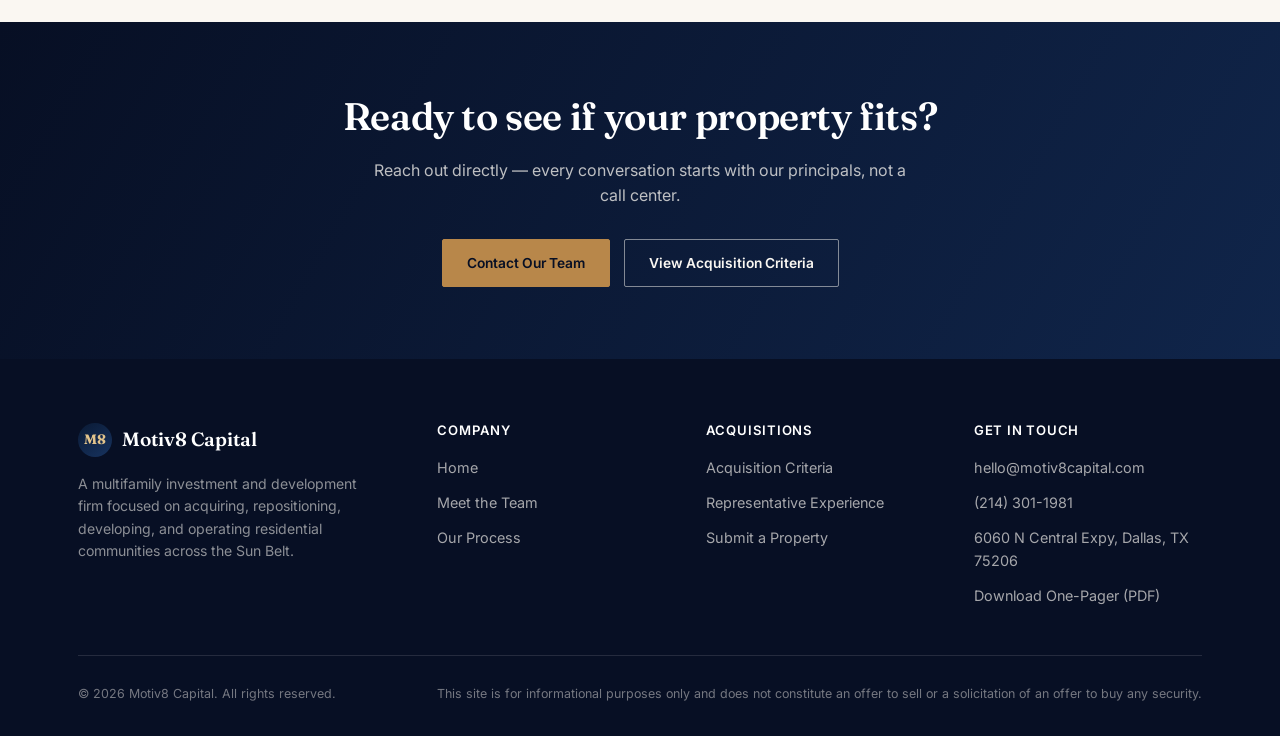
<file: process.html>
<!doctype html>
<html lang="en">
<head>
<meta charset="UTF-8">
<meta name="viewport" content="width=device-width, initial-scale=1.0">
<title>Our Process | Motiv8 Capital</title>
<meta name="description" content="The Motiv8 Capital acquisition journey: from initial conversation through underwriting, LOI, due diligence, closing, and asset management.">
<link rel="preconnect" href="https://fonts.googleapis.com">
<link rel="preconnect" href="https://fonts.gstatic.com" crossorigin>
<link href="https://fonts.googleapis.com/css2?family=Fraunces:wght@500;600;700&family=Inter:wght@400;500;600;700&display=swap" rel="stylesheet">
<link rel="stylesheet" href="assets/styles.css">
</head>
<body>

<header class="site-header">
  <div class="nav-wrap">
    <a href="index.html" class="brand">
      <span class="mark">M8</span>
      <span>Motiv8 Capital<small>Multifamily Investment &amp; Development</small></span>
    </a>
    <nav class="nav-links">
      <a href="index.html">Home</a>
      <a href="criteria.html">Acquisition Criteria</a>
      <a href="partners.html">Representative Experience</a>
      <a href="process.html" aria-current="page">Our Process</a>
      <a href="team.html">Team</a>
      <a href="contact.html">Contact</a>
    </nav>
    <div class="nav-actions">
      <a href="contact.html" class="btn btn-ghost btn-sm">Contact Our Team</a>
      <a href="contact.html" class="btn btn-bronze btn-sm">Submit a Property</a>
    </div>
    <button class="nav-toggle" aria-label="Toggle menu"><span></span><span></span><span></span></button>
  </div>
</header>

<section class="page-hero">
  <div class="container">
    <div class="breadcrumb"><a href="index.html">Home</a> / Our Process</div>
    <div class="eyebrow">How We Work</div>
    <h1>Our Process</h1>
    <p class="lede">A structured, predictable path from first conversation to closing — so you always know what happens next and when.</p>
  </div>
</section>

<section>
  <div class="container">
    <div class="grid grid-2" style="gap:64px; align-items:flex-start;">
      <div class="process-list">
        <div class="process-item">
          <div class="process-num">01</div>
          <div>
            <h3>Initial Conversation</h3>
            <p>A direct, no-pressure call with our principals to understand your property, your goals, and your timeline.</p>
          </div>
        </div>
        <div class="process-item">
          <div class="process-num">02</div>
          <div>
            <h3>Confidential Review</h3>
            <p>We review basic property information under confidentiality — no broad marketing, no exposure to tenants or staff.</p>
          </div>
        </div>
        <div class="process-item">
          <div class="process-num">03</div>
          <div>
            <h3>Underwriting</h3>
            <p>Our team underwrites the market, the asset, and the numbers with the same rigor used by institutional buyers.</p>
          </div>
        </div>
        <div class="process-item">
          <div class="process-num">04</div>
          <div>
            <h3>Letter of Intent (LOI)</h3>
            <p>If the opportunity fits our criteria, we issue a clear, straightforward LOI outlining price and terms.</p>
          </div>
        </div>
        <div class="process-item">
          <div class="process-num">05</div>
          <div>
            <h3>Due Diligence</h3>
            <p>A focused diligence period covering financial, physical, and title review — organized and efficient for both sides.</p>
          </div>
        </div>
        <div class="process-item">
          <div class="process-num">06</div>
          <div>
            <h3>Closing</h3>
            <p>Reliable execution to closing, with consistent communication so there are no surprises at the table.</p>
          </div>
        </div>
        <div class="process-item">
          <div class="process-num">07</div>
          <div>
            <h3>Asset Management</h3>
            <p>Post-closing, our operating partners execute the value-creation plan — renovation, leasing, and operations.</p>
          </div>
        </div>
      </div>

      <div style="position:sticky; top:110px;">
        <div class="buybox">
          <div class="eyebrow" style="margin-bottom:14px;">What This Means For You</div>
          <ul class="check-list">
            <li>A defined timeline instead of an open-ended process</li>
            <li>Direct principal involvement at every stage</li>
            <li>Confidentiality protected from first call to closing</li>
            <li>Clear expectations before you ever sign an LOI</li>
          </ul>
          <a href="contact.html" class="btn btn-bronze btn-block" style="margin-top:28px;">Start the Conversation</a>
        </div>
      </div>
    </div>
  </div>
</section>

<section class="cta-banner">
  <div class="container">
    <h2>Ready to see if your property fits?</h2>
    <p>Reach out directly — every conversation starts with our principals, not a call center.</p>
    <div class="btn-row">
      <a href="contact.html" class="btn btn-bronze">Contact Our Team</a>
      <a href="criteria.html" class="btn btn-ghost-light">View Acquisition Criteria</a>
    </div>
  </div>
</section>

<footer class="site-footer" id="footer-include"></footer>
<script src="assets/main.js"></script>
<script src="assets/footer.js"></script>
</body>
</html>
</file>
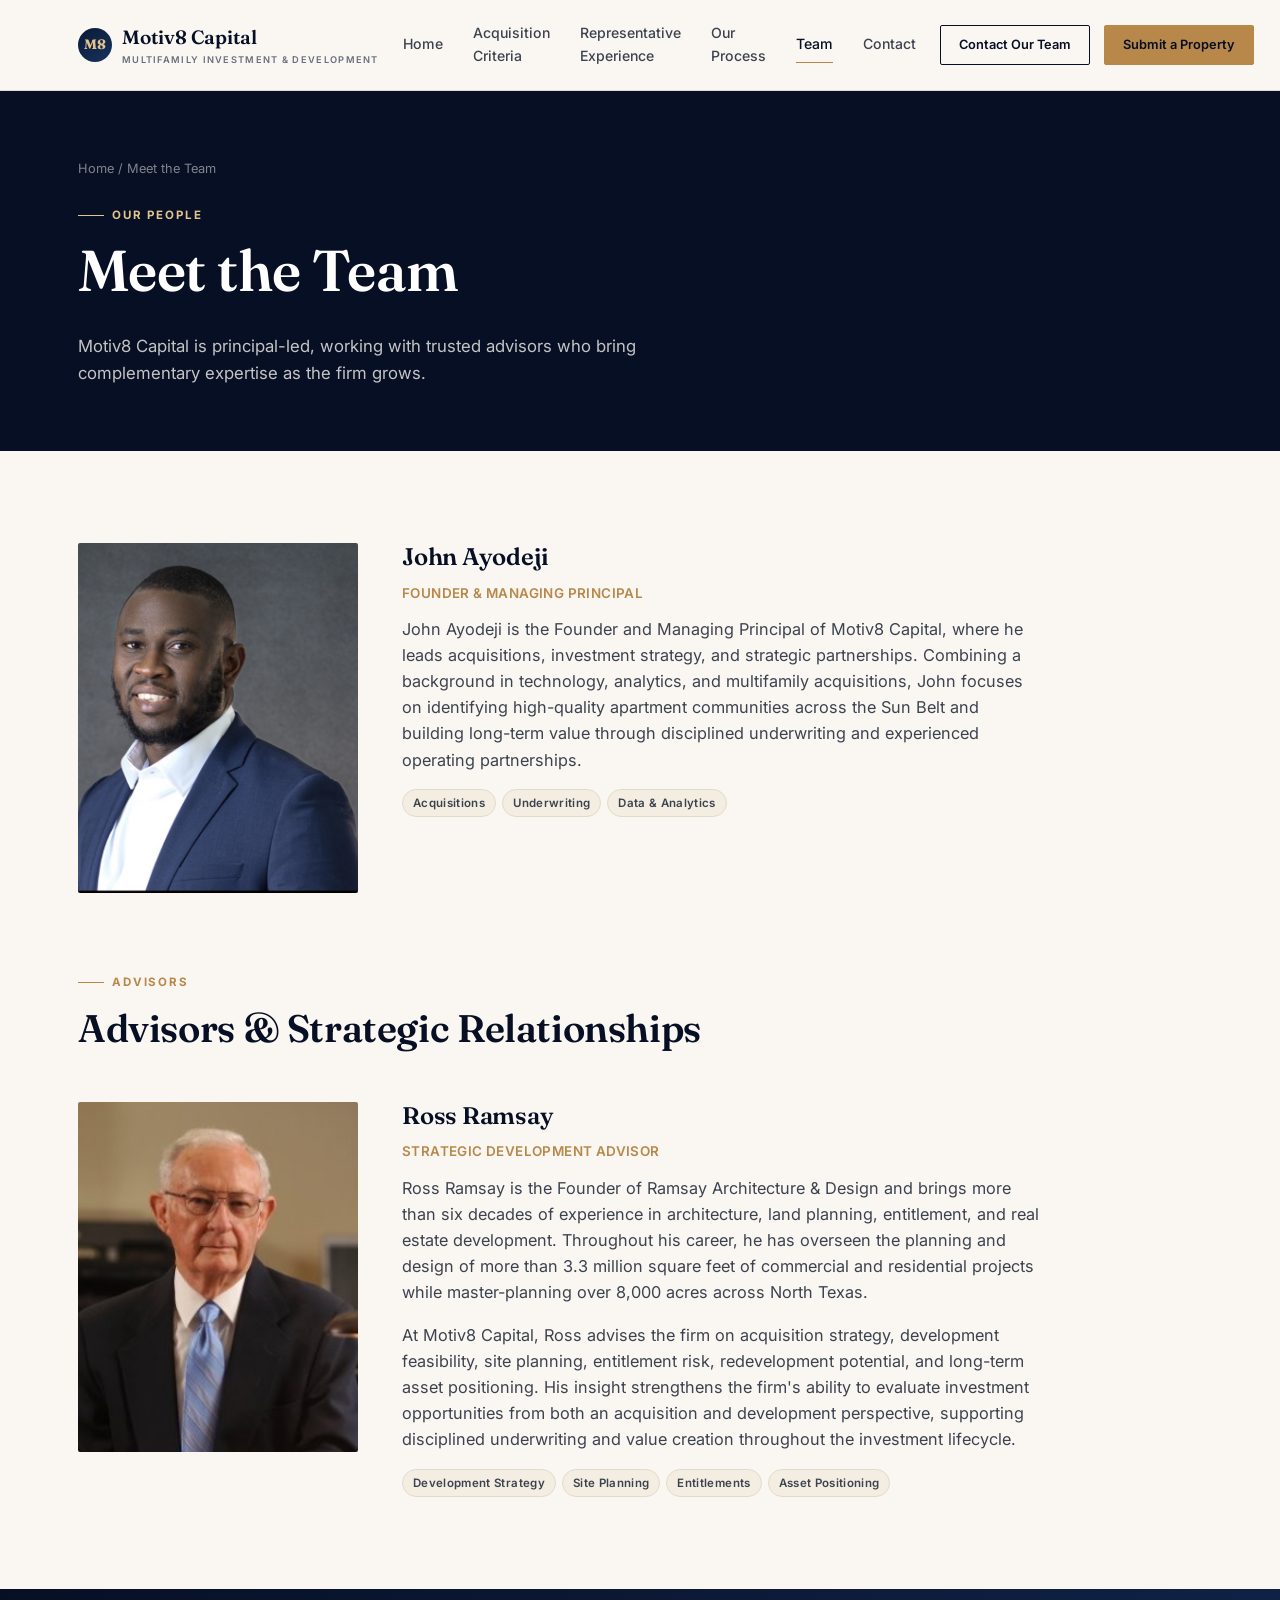
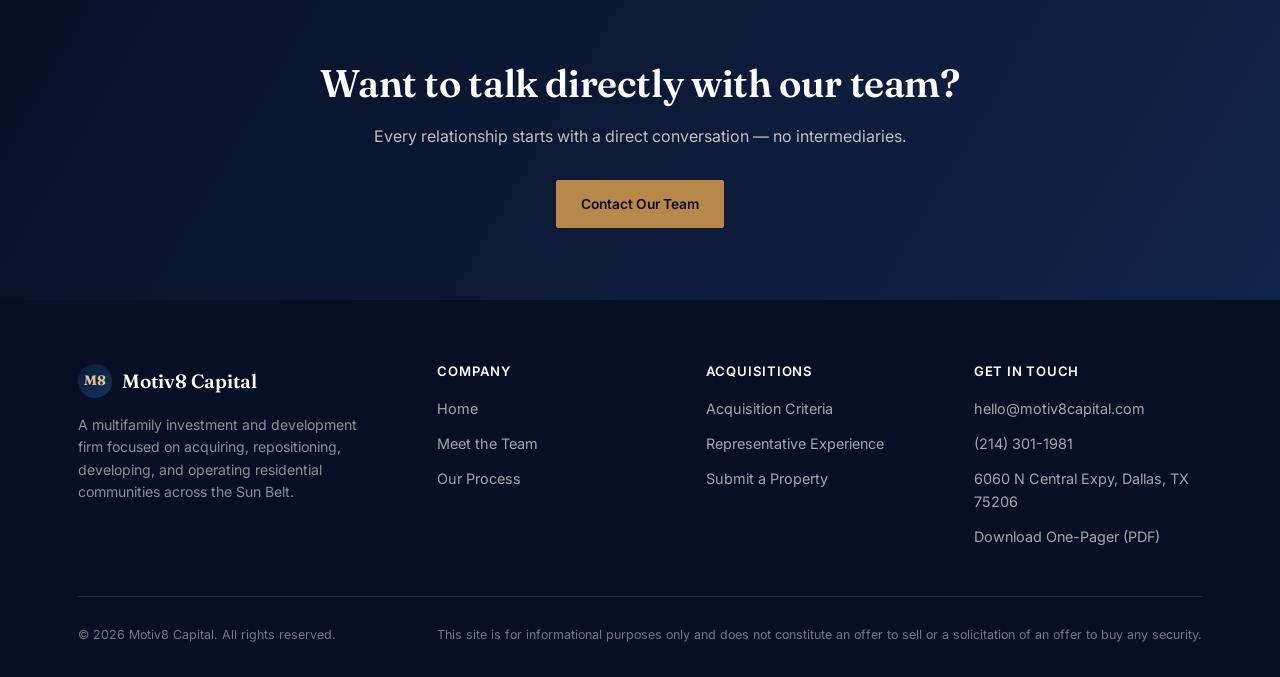
<file: team.html>
<!doctype html>
<html lang="en">
<head>
<meta charset="UTF-8">
<meta name="viewport" content="width=device-width, initial-scale=1.0">
<title>Meet the Team | Motiv8 Capital</title>
<meta name="description" content="John Ayodeji, Founder & Managing Principal of Motiv8 Capital, and the firm's strategic advisors.">
<link rel="preconnect" href="https://fonts.googleapis.com">
<link rel="preconnect" href="https://fonts.gstatic.com" crossorigin>
<link href="https://fonts.googleapis.com/css2?family=Fraunces:wght@500;600;700&family=Inter:wght@400;500;600;700&display=swap" rel="stylesheet">
<link rel="stylesheet" href="assets/styles.css">
</head>
<body>

<header class="site-header">
  <div class="nav-wrap">
    <a href="index.html" class="brand">
      <span class="mark">M8</span>
      <span>Motiv8 Capital<small>Multifamily Investment &amp; Development</small></span>
    </a>
    <nav class="nav-links">
      <a href="index.html">Home</a>
      <a href="criteria.html">Acquisition Criteria</a>
      <a href="partners.html">Representative Experience</a>
      <a href="process.html">Our Process</a>
      <a href="team.html" aria-current="page">Team</a>
      <a href="contact.html">Contact</a>
    </nav>
    <div class="nav-actions">
      <a href="contact.html" class="btn btn-ghost btn-sm">Contact Our Team</a>
      <a href="contact.html" class="btn btn-bronze btn-sm">Submit a Property</a>
    </div>
    <button class="nav-toggle" aria-label="Toggle menu"><span></span><span></span><span></span></button>
  </div>
</header>

<section class="page-hero">
  <div class="container">
    <div class="breadcrumb"><a href="index.html">Home</a> / Meet the Team</div>
    <div class="eyebrow">Our People</div>
    <h1>Meet the Team</h1>
    <p class="lede">Motiv8 Capital is principal-led, working with trusted advisors who bring complementary expertise as the firm grows.</p>
  </div>
</section>

<section>
  <div class="container">
    <div class="profile-spotlight" style="margin-bottom:72px;">
      <img class="team-photo" src="assets/img/john-ayodeji.jpg" alt="John Ayodeji, Founder &amp; Managing Principal of Motiv8 Capital">
      <div>
        <h3>John Ayodeji</h3>
        <span class="team-role">Founder &amp; Managing Principal</span>
        <p>John Ayodeji is the Founder and Managing Principal of Motiv8 Capital, where he leads acquisitions, investment strategy, and strategic partnerships. Combining a background in technology, analytics, and multifamily acquisitions, John focuses on identifying high-quality apartment communities across the Sun Belt and building long-term value through disciplined underwriting and experienced operating partnerships.</p>
        <div class="team-tags">
          <span>Acquisitions</span>
          <span>Underwriting</span>
          <span>Data &amp; Analytics</span>
        </div>
      </div>
    </div>

    <div class="section-head">
      <div class="eyebrow">Advisors</div>
      <h2>Advisors &amp; Strategic Relationships</h2>
    </div>
    <div class="profile-spotlight">
      <img class="team-photo" src="assets/img/ross-ramsay.jpg" alt="Ross Ramsay, Strategic Development Advisor">
      <div>
        <h3>Ross Ramsay</h3>
        <span class="team-role">Strategic Development Advisor</span>
        <p>Ross Ramsay is the Founder of Ramsay Architecture &amp; Design and brings more than six decades of experience in architecture, land planning, entitlement, and real estate development. Throughout his career, he has overseen the planning and design of more than 3.3 million square feet of commercial and residential projects while master-planning over 8,000 acres across North Texas.</p>
        <p>At Motiv8 Capital, Ross advises the firm on acquisition strategy, development feasibility, site planning, entitlement risk, redevelopment potential, and long-term asset positioning. His insight strengthens the firm's ability to evaluate investment opportunities from both an acquisition and development perspective, supporting disciplined underwriting and value creation throughout the investment lifecycle.</p>
        <div class="team-tags">
          <span>Development Strategy</span>
          <span>Site Planning</span>
          <span>Entitlements</span>
          <span>Asset Positioning</span>
        </div>
      </div>
    </div>
  </div>
</section>

<section class="cta-banner">
  <div class="container">
    <h2>Want to talk directly with our team?</h2>
    <p>Every relationship starts with a direct conversation — no intermediaries.</p>
    <div class="btn-row">
      <a href="contact.html" class="btn btn-bronze">Contact Our Team</a>
    </div>
  </div>
</section>

<footer class="site-footer" id="footer-include"></footer>
<script src="assets/main.js"></script>
<script src="assets/footer.js"></script>
</body>
</html>
</file>
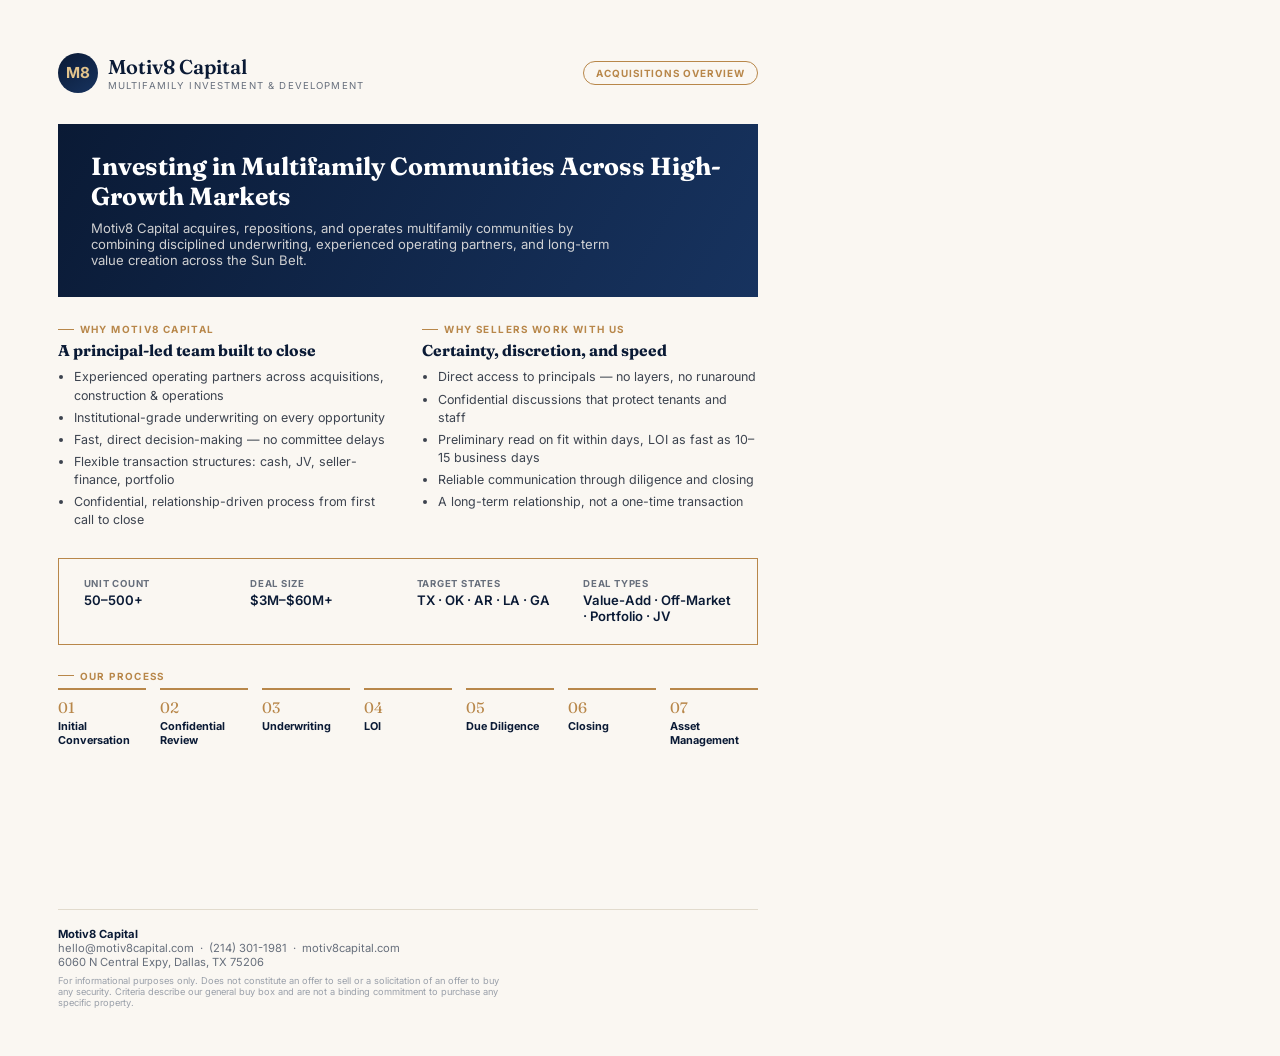
<file: assets/one-pager.html>
<!doctype html>
<html lang="en">
<head>
<meta charset="UTF-8">
<title>Motiv8 Capital — Overview</title>
<link rel="preconnect" href="https://fonts.googleapis.com">
<link rel="preconnect" href="https://fonts.gstatic.com" crossorigin>
<link href="https://fonts.googleapis.com/css2?family=Fraunces:wght@500;600;700&family=Inter:wght@400;500;600;700&display=swap" rel="stylesheet">
<style>
  @page { size: Letter; margin: 0; }
  * { box-sizing: border-box; }
  body {
    margin: 0;
    width: 8.5in;
    height: 11in;
    font-family: "Inter", sans-serif;
    color: #3c434f;
    background: #faf7f2;
  }
  h1,h2,h3 { font-family: "Fraunces", Georgia, serif; color: #0a1a35; margin: 0; }
  .page { width: 8.5in; height: 11in; position: relative; padding: 0.55in 0.6in 0.5in; }

  .header-band {
    display: flex; align-items: center; justify-content: space-between;
    margin-bottom: 0.32in;
  }
  .brand { display:flex; align-items:center; gap:10px; }
  .brand .mark {
    width: 40px; height: 40px; border-radius: 50%;
    background: linear-gradient(145deg,#0a1a35,#17335f);
    color: #e2c48c; display:flex; align-items:center; justify-content:center;
    font-weight:700; font-size:0.95rem;
  }
  .brand-name { font-family:"Fraunces",serif; font-weight:600; font-size:1.25rem; color:#0a1a35; }
  .brand-sub { font-size:0.6rem; letter-spacing:0.12em; text-transform:uppercase; color:#676f7c; margin-top:1px; }
  .tag-pill {
    font-size: 0.62rem; font-weight:700; letter-spacing:0.1em; text-transform:uppercase;
    color: #b8874a; border: 1px solid #b8874a; padding: 5px 12px; border-radius:999px;
  }

  .hero-strip {
    background: linear-gradient(120deg,#0a1a35,#17335f);
    color: #fff; padding: 0.3in 0.35in; margin-bottom: 0.28in;
  }
  .hero-strip h1 { color:#fff; font-size:1.55rem; line-height:1.2; margin-bottom:8px; }
  .hero-strip p { margin:0; font-size:0.82rem; color:rgba(250,247,242,0.82); max-width:5.6in; }

  .eyebrow {
    font-size:0.62rem; font-weight:700; letter-spacing:0.14em; text-transform:uppercase;
    color:#b8874a; margin-bottom:6px; display:flex; align-items:center; gap:6px;
  }
  .eyebrow::before { content:""; width:16px; height:1px; background:#b8874a; }

  .grid-2 { display:grid; grid-template-columns: minmax(0,1fr) minmax(0,1fr); gap: 0.3in; margin-bottom: 0.26in; }
  .col h2 { font-size: 0.98rem; margin-bottom: 8px; }
  .col p, .col li { font-size: 0.78rem; line-height:1.45; }
  ul.plain { margin:0; padding-left: 16px; }
  ul.plain li { margin-bottom: 4px; }

  .criteria-box {
    border: 1px solid #b8874a; padding: 0.2in 0.26in; margin-bottom: 0.26in;
    display:grid; grid-template-columns: repeat(4, minmax(0,1fr)); gap: 0.18in;
  }
  .criteria-box .k { font-size:0.6rem; font-weight:700; letter-spacing:0.08em; text-transform:uppercase; color:#676f7c; margin-bottom:3px; }
  .criteria-box .v { font-size:0.82rem; font-weight:600; color:#0a1a35; }

  .process-strip { display:flex; gap: 0.14in; margin-bottom: 0.28in; }
  .process-strip .step { flex:1; border-top: 2px solid #b8874a; padding-top: 8px; }
  .process-strip .step .n { font-family:"Fraunces",serif; color:#b8874a; font-size:0.95rem; }
  .process-strip .step .t { font-size: 0.68rem; font-weight:700; color:#0a1a35; margin-top:2px; }

  .footer-band {
    position:absolute; left:0.6in; right:0.6in; bottom:0.5in;
    border-top: 1px solid #e2dbcd; padding-top: 0.18in;
    display:flex; justify-content:space-between; align-items:flex-end;
    font-size: 0.7rem; color:#676f7c;
  }
  .footer-band strong { color:#0a1a35; }
  .disclaimer { font-size:0.58rem; color:#9aa0aa; max-width:4.6in; margin-top:6px; }
</style>
</head>
<body>
<div class="page">

  <div class="header-band">
    <div class="brand">
      <div class="mark">M8</div>
      <div>
        <div class="brand-name">Motiv8 Capital</div>
        <div class="brand-sub">Multifamily Investment &amp; Development</div>
      </div>
    </div>
    <div class="tag-pill">Acquisitions Overview</div>
  </div>

  <div class="hero-strip">
    <h1>Investing in Multifamily Communities Across High-Growth Markets</h1>
    <p>Motiv8 Capital acquires, repositions, and operates multifamily communities by combining disciplined underwriting, experienced operating partners, and long-term value creation across the Sun Belt.</p>
  </div>

  <div class="grid-2">
    <div class="col">
      <div class="eyebrow">Why Motiv8 Capital</div>
      <h2>A principal-led team built to close</h2>
      <ul class="plain">
        <li>Experienced operating partners across acquisitions, construction &amp; operations</li>
        <li>Institutional-grade underwriting on every opportunity</li>
        <li>Fast, direct decision-making — no committee delays</li>
        <li>Flexible transaction structures: cash, JV, seller-finance, portfolio</li>
        <li>Confidential, relationship-driven process from first call to close</li>
      </ul>
    </div>
    <div class="col">
      <div class="eyebrow">Why Sellers Work With Us</div>
      <h2>Certainty, discretion, and speed</h2>
      <ul class="plain">
        <li>Direct access to principals — no layers, no runaround</li>
        <li>Confidential discussions that protect tenants and staff</li>
        <li>Preliminary read on fit within days, LOI as fast as 10–15 business days</li>
        <li>Reliable communication through diligence and closing</li>
        <li>A long-term relationship, not a one-time transaction</li>
      </ul>
    </div>
  </div>

  <div class="criteria-box">
    <div><div class="k">Unit Count</div><div class="v">50–500+</div></div>
    <div><div class="k">Deal Size</div><div class="v">$3M–$60M+</div></div>
    <div><div class="k">Target States</div><div class="v">TX · OK · AR · LA · GA</div></div>
    <div><div class="k">Deal Types</div><div class="v">Value-Add · Off-Market · Portfolio · JV</div></div>
  </div>

  <div class="eyebrow">Our Process</div>
  <div class="process-strip">
    <div class="step"><div class="n">01</div><div class="t">Initial Conversation</div></div>
    <div class="step"><div class="n">02</div><div class="t">Confidential Review</div></div>
    <div class="step"><div class="n">03</div><div class="t">Underwriting</div></div>
    <div class="step"><div class="n">04</div><div class="t">LOI</div></div>
    <div class="step"><div class="n">05</div><div class="t">Due Diligence</div></div>
    <div class="step"><div class="n">06</div><div class="t">Closing</div></div>
    <div class="step"><div class="n">07</div><div class="t">Asset Management</div></div>
  </div>

  <div class="footer-band">
    <div>
      <strong>Motiv8 Capital</strong><br>
      hello@motiv8capital.com &nbsp;·&nbsp; (214) 301-1981 &nbsp;·&nbsp; motiv8capital.com<br>
      6060 N Central Expy, Dallas, TX 75206
      <div class="disclaimer">For informational purposes only. Does not constitute an offer to sell or a solicitation of an offer to buy any security. Criteria describe our general buy box and are not a binding commitment to purchase any specific property.</div>
    </div>
  </div>

</div>
</body>
</html>
</file>
<file: assets/styles.css>
/* ============================================================
   Motiv8 Capital — shared stylesheet
   Palette: deep navy + warm bronze on a warm off-white ground.
   Headline face: 'Fraunces' (serif, institutional but not stuffy)
   Body face: 'Inter'
   ============================================================ */

:root {
  --navy-950: #070f24;
  --navy-900: #0a1a35;
  --navy-800: #10254a;
  --navy-700: #17335f;
  --navy-600: #22437a;
  --bronze-500: #b8874a;
  --bronze-400: #cda05f;
  --bronze-300: #e2c48c;
  --cream-50: #faf7f2;
  --cream-100: #f3ede2;
  --cream-200: #e9dfcd;
  --ink-900: #14181f;
  --ink-700: #3c434f;
  --ink-500: #676f7c;
  --line: #e2dbcd;
  --white: #ffffff;
  --max: 1180px;
  --radius: 2px;
  --shadow-1: 0 1px 2px rgba(7, 15, 36, 0.06), 0 8px 24px rgba(7, 15, 36, 0.06);
  --shadow-2: 0 20px 60px rgba(7, 15, 36, 0.16);
}

* { box-sizing: border-box; }
html { scroll-behavior: smooth; }

body {
  margin: 0;
  font-family: "Inter", -apple-system, BlinkMacSystemFont, "Segoe UI", sans-serif;
  color: var(--ink-700);
  background: var(--cream-50);
  line-height: 1.6;
  -webkit-font-smoothing: antialiased;
}

h1, h2, h3, h4 {
  font-family: "Fraunces", Georgia, "Times New Roman", serif;
  color: var(--navy-950);
  margin: 0 0 0.5em;
  line-height: 1.15;
  font-weight: 600;
  letter-spacing: -0.01em;
}

h1 { font-size: clamp(2.2rem, 4.5vw, 3.6rem); }
h2 { font-size: clamp(1.7rem, 3vw, 2.4rem); }
h3 { font-size: 1.25rem; }

p { margin: 0 0 1em; }
a { color: inherit; text-decoration: none; }
img { max-width: 100%; display: block; }

.container {
  max-width: var(--max);
  margin: 0 auto;
  padding: 0 28px;
}

.eyebrow {
  display: inline-flex;
  align-items: center;
  gap: 8px;
  font-size: 0.72rem;
  font-weight: 700;
  letter-spacing: 0.16em;
  text-transform: uppercase;
  color: var(--bronze-500);
  margin-bottom: 14px;
}
.eyebrow::before {
  content: "";
  width: 26px;
  height: 1px;
  background: var(--bronze-500);
}

/* ---------- Header / Nav ---------- */
.site-header {
  position: sticky;
  top: 0;
  z-index: 100;
  background: rgba(250, 247, 242, 0.92);
  backdrop-filter: saturate(140%) blur(10px);
  border-bottom: 1px solid var(--line);
}
.nav-wrap {
  max-width: var(--max);
  margin: 0 auto;
  padding: 16px 28px;
  display: flex;
  align-items: center;
  justify-content: space-between;
  gap: 24px;
}
.brand {
  display: flex;
  align-items: center;
  gap: 10px;
  font-family: "Fraunces", serif;
  font-weight: 600;
  font-size: 1.2rem;
  color: var(--navy-950);
  white-space: nowrap;
}
.brand .mark {
  width: 34px; height: 34px;
  border-radius: 50%;
  background: linear-gradient(145deg, var(--navy-900), var(--navy-700));
  color: var(--bronze-300);
  display: flex; align-items: center; justify-content: center;
  font-size: 0.85rem;
  font-weight: 700;
  letter-spacing: 0.02em;
  flex-shrink: 0;
}
.brand small {
  display: block;
  font-family: "Inter", sans-serif;
  font-size: 0.58rem;
  font-weight: 600;
  letter-spacing: 0.14em;
  text-transform: uppercase;
  color: var(--ink-500);
  margin-top: 1px;
}

.nav-links {
  display: flex;
  align-items: center;
  gap: 30px;
  font-size: 0.88rem;
  font-weight: 500;
}
.nav-links a {
  color: var(--ink-700);
  padding: 6px 0;
  border-bottom: 1px solid transparent;
  transition: color .15s, border-color .15s;
}
.nav-links a:hover, .nav-links a[aria-current="page"] {
  color: var(--navy-950);
  border-color: var(--bronze-500);
}

.nav-actions { display: flex; align-items: center; gap: 14px; }

.btn {
  display: inline-flex;
  align-items: center;
  justify-content: center;
  gap: 8px;
  padding: 12px 24px;
  font-size: 0.86rem;
  font-weight: 600;
  border-radius: var(--radius);
  border: 1px solid transparent;
  cursor: pointer;
  white-space: nowrap;
  transition: transform .15s ease, background .15s ease, color .15s ease, border-color .15s ease;
}
.btn:hover { transform: translateY(-1px); }
.btn-primary {
  background: var(--navy-950);
  color: var(--cream-50);
  border-color: var(--navy-950);
}
.btn-primary:hover { background: var(--navy-800); }
.btn-bronze {
  background: var(--bronze-500);
  color: var(--navy-950);
  border-color: var(--bronze-500);
}
.btn-bronze:hover { background: var(--bronze-400); }
.btn-ghost {
  background: transparent;
  color: var(--navy-950);
  border-color: var(--navy-950);
}
.btn-ghost:hover { background: var(--navy-950); color: var(--cream-50); }
.btn-ghost-light {
  background: transparent;
  color: var(--cream-50);
  border-color: rgba(250,247,242,0.5);
}
.btn-ghost-light:hover { background: rgba(250,247,242,0.12); border-color: var(--cream-50); }
.btn-sm { padding: 9px 18px; font-size: 0.8rem; }
.btn-block { width: 100%; }

.nav-toggle {
  display: none;
  background: none; border: none; cursor: pointer;
  width: 34px; height: 34px;
  flex-direction: column; align-items: center; justify-content: center; gap: 5px;
}
.nav-toggle span { width: 20px; height: 2px; background: var(--navy-950); display: block; }

/* ---------- Hero ---------- */
.hero {
  position: relative;
  background:
    linear-gradient(120deg, rgba(7,15,36,0.92) 0%, rgba(10,26,53,0.82) 45%, rgba(7,15,36,0.55) 100%),
    url('img/hero-apartment.jpg');
  background-size: cover;
  background-position: center 68%;
  color: var(--cream-50);
  overflow: hidden;
}
.hero-inner {
  position: relative;
  padding: 128px 28px 110px;
  max-width: var(--max);
  margin: 0 auto;
}
.hero-inner .eyebrow { color: var(--bronze-300); }
.hero-inner .eyebrow::before { background: var(--bronze-300); }
.hero h1 { color: var(--white); max-width: 900px; }
.hero .lede {
  max-width: 620px;
  font-size: 1.12rem;
  color: rgba(250,247,242,0.82);
  margin-bottom: 34px;
}
.hero-ctas { display: flex; gap: 14px; flex-wrap: wrap; margin-bottom: 56px; }

.hero-stats {
  display: grid;
  grid-template-columns: repeat(4, minmax(0,1fr));
  gap: 1px;
  background: rgba(250,247,242,0.14);
  border: 1px solid rgba(250,247,242,0.14);
  max-width: 860px;
}
.hero-stats div {
  background: rgba(7,15,36,0.35);
  padding: 20px 22px;
}
.hero-stats .num {
  font-family: "Fraunces", serif;
  font-size: 1.6rem;
  color: var(--bronze-300);
  display: block;
  margin-bottom: 4px;
}
.hero-stats .lbl {
  font-size: 0.74rem;
  letter-spacing: 0.04em;
  color: rgba(250,247,242,0.65);
}

/* ---------- Stats bar ---------- */
.stats-bar {
  padding: 56px 0;
  background: var(--cream-100);
  border-top: 1px solid var(--line);
  border-bottom: 1px solid var(--line);
}
.stats-bar-grid {
  display: grid;
  grid-template-columns: repeat(4, minmax(0,1fr));
  gap: 24px;
  text-align: center;
}
.stats-bar .stat { display: flex; flex-direction: column; gap: 6px; }
.stats-bar .stat-num {
  font-family: "Fraunces", serif;
  font-size: 2.4rem;
  font-weight: 600;
  color: var(--bronze-500);
  line-height: 1;
}
.stats-bar .stat-lbl {
  font-size: 0.78rem;
  font-weight: 600;
  letter-spacing: 0.04em;
  text-transform: uppercase;
  color: var(--ink-500);
}
.stats-bar-note {
  text-align: center;
  margin: 24px 0 0;
  font-size: 0.8rem;
  color: var(--ink-500);
  font-style: italic;
}

/* ---------- Sections ---------- */
section { padding: 92px 0; }
.section-tight { padding: 64px 0; }
.section-head { max-width: 680px; margin-bottom: 52px; }
.section-head.center { margin-left: auto; margin-right: auto; text-align: center; }
.bg-navy { background: var(--navy-950); color: var(--cream-100); }
.bg-navy h2, .bg-navy h3 { color: var(--white); }
.bg-navy .eyebrow { color: var(--bronze-300); }
.bg-navy .eyebrow::before { background: var(--bronze-300); }
.bg-navy p { color: rgba(250,247,242,0.72); }
.bg-navy .check-list li { color: rgba(250,247,242,0.82); }
.bg-cream-alt { background: var(--cream-100); }
.divider { height: 1px; background: var(--line); border: none; margin: 0; }

/* ---------- Grids / cards ---------- */
.grid { display: grid; gap: 28px; }
.grid-3 { grid-template-columns: repeat(3, minmax(0,1fr)); }
.grid-4 { grid-template-columns: repeat(4, minmax(0,1fr)); }
.grid-5 { grid-template-columns: repeat(5, minmax(0,1fr)); }
.grid-2 { grid-template-columns: repeat(2, minmax(0,1fr)); }

.card {
  background: var(--white);
  border: 1px solid var(--line);
  padding: 32px 28px;
  border-radius: var(--radius);
}
.card .icon {
  width: 42px; height: 42px;
  border-radius: 50%;
  background: var(--navy-950);
  color: var(--bronze-300);
  display: flex; align-items: center; justify-content: center;
  margin-bottom: 18px;
  font-size: 1.05rem;
}
.card h3 { margin-bottom: 8px; }
.card p { margin-bottom: 0; color: var(--ink-500); font-size: 0.95rem; }

.check-list { list-style: none; margin: 0; padding: 0; display: grid; gap: 14px; }
.check-list li { display: flex; align-items: flex-start; gap: 12px; font-size: 0.98rem; color: var(--ink-700); }
.check-list li::before {
  content: "";
  flex-shrink: 0;
  width: 20px; height: 20px;
  margin-top: 2px;
  border-radius: 50%;
  background: var(--bronze-500);
  -webkit-mask: url("data:image/svg+xml,%3Csvg xmlns='http://www.w3.org/2000/svg' viewBox='0 0 24 24'%3E%3Cpath fill='black' d='M9 16.2l-3.5-3.5-1.4 1.4L9 19 20 8l-1.4-1.4z'/%3E%3C/svg%3E") center/70% no-repeat;
  mask: url("data:image/svg+xml,%3Csvg xmlns='http://www.w3.org/2000/svg' viewBox='0 0 24 24'%3E%3Cpath fill='black' d='M9 16.2l-3.5-3.5-1.4 1.4L9 19 20 8l-1.4-1.4z'/%3E%3C/svg%3E") center/70% no-repeat;
}

/* Buy box */
.buybox {
  border: 1px solid var(--bronze-500);
  background: var(--white);
  padding: 44px;
  position: relative;
}
.buybox::before {
  content: "Acquisition Criteria";
  position: absolute;
  top: -13px; left: 40px;
  background: var(--cream-50);
  padding: 0 12px;
  font-size: 0.72rem;
  font-weight: 700;
  letter-spacing: 0.14em;
  text-transform: uppercase;
  color: var(--bronze-500);
}
.buybox-grid { display: grid; grid-template-columns: repeat(2, minmax(0,1fr)); gap: 36px; }
.buybox dt {
  font-size: 0.72rem;
  font-weight: 700;
  letter-spacing: 0.1em;
  text-transform: uppercase;
  color: var(--ink-500);
  margin-bottom: 8px;
}
.buybox dd { margin: 0 0 24px; font-size: 1.02rem; color: var(--navy-950); font-weight: 500; }
.tag-row { display: flex; flex-wrap: wrap; gap: 8px; }
.tag {
  border: 1px solid var(--line);
  background: var(--cream-100);
  padding: 6px 14px;
  font-size: 0.84rem;
  font-weight: 500;
  color: var(--navy-950);
  border-radius: 999px;
}

/* Timeline / process */
.process-list { display: grid; gap: 0; }
.process-item {
  display: grid;
  grid-template-columns: 64px 1fr;
  gap: 24px;
  padding: 30px 0;
  border-bottom: 1px solid var(--line);
}
.process-item:last-child { border-bottom: none; }
.process-num {
  font-family: "Fraunces", serif;
  font-size: 1.6rem;
  color: var(--bronze-500);
}
.process-item h3 { margin-bottom: 6px; }
.process-item p { color: var(--ink-500); margin-bottom: 0; }

/* Team */
.team-card { text-align: left; }
.team-photo {
  width: 100%;
  aspect-ratio: 4/5;
  border-radius: var(--radius);
  background: linear-gradient(160deg, var(--navy-800), var(--navy-950));
  margin-bottom: 18px;
  display: flex; align-items: center; justify-content: center;
  color: var(--bronze-300);
  font-family: "Fraunces", serif;
  font-size: 2.4rem;
  letter-spacing: 0.02em;
}
img.team-photo { object-fit: cover; }

/* Profile spotlight — used when a section has just one or two people,
   so photo + bio fill the row instead of a narrow card floating in
   empty space. Falls back to a stacked single column on mobile. */
.profile-spotlight {
  display: grid;
  grid-template-columns: minmax(0,280px) minmax(0,1fr);
  gap: 44px;
  align-items: start;
}
.profile-spotlight .team-photo { margin-bottom: 0; }
.profile-spotlight h3 { font-size: 1.5rem; }
.profile-spotlight p { font-size: 1.02rem; max-width: 640px; }
.team-card h3 { margin-bottom: 2px; }
.team-role { color: var(--bronze-500); font-size: 0.84rem; font-weight: 600; letter-spacing: 0.03em; text-transform: uppercase; margin-bottom: 12px; display:block; }
.team-tags { display: flex; flex-wrap: wrap; gap: 6px; margin-top: 14px; }
.team-tags span {
  font-size: 0.72rem; font-weight: 600; letter-spacing: 0.03em;
  background: var(--cream-100); border: 1px solid var(--line);
  padding: 4px 10px; border-radius: 999px; color: var(--ink-700);
}

/* Property / experience cards */
.property-card {
  border: 1px solid var(--line);
  background: var(--white);
  overflow: hidden;
}
.property-photo {
  aspect-ratio: 16/10;
  background: linear-gradient(155deg, var(--navy-700), var(--navy-950));
  position: relative;
  display: flex; align-items: flex-end;
  padding: 18px;
}
.property-photo .status-badge {
  background: var(--bronze-500);
  color: var(--navy-950);
  font-size: 0.7rem;
  font-weight: 700;
  letter-spacing: 0.06em;
  text-transform: uppercase;
  padding: 5px 12px;
  border-radius: 999px;
}
.property-body { padding: 22px 24px; }
.property-body h3 { margin-bottom: 4px; }
.property-meta { display: flex; flex-wrap: wrap; gap: 16px; margin: 14px 0 0; padding: 14px 0 0; border-top: 1px solid var(--line); }
.property-meta div { font-size: 0.8rem; color: var(--ink-500); }
.property-meta strong { display: block; color: var(--navy-950); font-size: 0.95rem; font-weight: 600; }

.placeholder-card {
  border: 1.5px dashed var(--line);
  background: var(--cream-100);
  padding: 40px 28px;
  text-align: center;
  color: var(--ink-500);
}
.placeholder-card .icon-ring {
  width: 46px; height: 46px;
  border-radius: 50%;
  border: 1.5px dashed var(--bronze-500);
  color: var(--bronze-500);
  display: flex; align-items: center; justify-content: center;
  margin: 0 auto 16px;
  font-size: 1.2rem;
}

/* Role table */
.table-wrap { overflow-x: auto; }
.role-table {
  width: 100%;
  border-collapse: collapse;
  background: var(--white);
  border: 1px solid var(--line);
}
.role-table th, .role-table td {
  text-align: left;
  padding: 16px 22px;
  border-bottom: 1px solid var(--line);
  font-size: 0.95rem;
}
.role-table th {
  font-family: "Inter", sans-serif;
  font-size: 0.72rem;
  font-weight: 700;
  letter-spacing: 0.1em;
  text-transform: uppercase;
  color: var(--ink-500);
  border-bottom: 2px solid var(--bronze-500);
}
.role-table td:first-child { font-weight: 600; color: var(--navy-950); }
.role-table tr:last-child td { border-bottom: none; }

/* Quote / CTA banner */
.cta-banner {
  background: linear-gradient(120deg, var(--navy-950), var(--navy-800));
  color: var(--white);
  padding: 72px 0;
  text-align: center;
}
.cta-banner h2 { color: var(--white); max-width: 720px; margin-left: auto; margin-right: auto; }
.cta-banner p { color: rgba(250,247,242,0.75); max-width: 560px; margin: 0 auto 30px; }
.cta-banner .btn-row { display: flex; gap: 14px; justify-content: center; flex-wrap: wrap; }

/* Forms */
.form-card {
  background: var(--white);
  border: 1px solid var(--line);
  padding: 40px;
}
.form-row { display: grid; grid-template-columns: minmax(0,1fr) minmax(0,1fr); gap: 20px; margin-bottom: 20px; }
.field { display: flex; flex-direction: column; gap: 8px; margin-bottom: 20px; }
.field label { font-size: 0.82rem; font-weight: 600; color: var(--navy-950); }
.field label .opt { color: var(--ink-500); font-weight: 400; }
.field input, .field select, .field textarea {
  width: 100%;
  font-family: inherit;
  font-size: 0.95rem;
  padding: 12px 14px;
  border: 1px solid var(--line);
  border-radius: var(--radius);
  background: var(--cream-50);
  color: var(--ink-900);
}
.field input:focus, .field select:focus, .field textarea:focus {
  outline: none;
  border-color: var(--bronze-500);
  background: var(--white);
}
.form-note { font-size: 0.82rem; color: var(--ink-500); margin-top: 10px; }
.confirm-msg { display:none; background: var(--cream-100); border:1px solid var(--bronze-400); padding:20px 24px; margin-top:20px; font-size:0.92rem; }
.confirm-msg.show { display:block; }

/* Contact info rail */
.contact-info { display: grid; gap: 24px; }
.contact-info .item { display: flex; gap: 16px; }
.contact-info .item .icon {
  width: 40px; height: 40px; flex-shrink: 0;
  border-radius: 50%; background: var(--navy-950); color: var(--bronze-300);
  display: flex; align-items: center; justify-content: center; font-size: 0.95rem;
}
.contact-info .item h4 { margin: 0 0 4px; font-family: "Inter", sans-serif; font-size: 0.95rem; color: var(--navy-950); font-weight: 700; }
.contact-info .item p { margin: 0; font-size: 0.9rem; color: var(--ink-500); }

/* Footer */
.site-footer { background: var(--navy-950); color: rgba(250,247,242,0.65); padding: 64px 0 32px; }
.footer-grid { display: grid; grid-template-columns: minmax(0,1.4fr) repeat(3, minmax(0,1fr)); gap: 40px; margin-bottom: 48px; }
.footer-brand .brand { color: var(--white); }
.footer-brand p { margin-top: 16px; font-size: 0.88rem; max-width: 300px; color: rgba(250,247,242,0.55); }
.site-footer h4 { color: var(--white); font-family: "Inter", sans-serif; font-size: 0.82rem; letter-spacing: 0.06em; text-transform: uppercase; margin-bottom: 18px; }
.site-footer ul { list-style: none; margin: 0; padding: 0; display: grid; gap: 12px; font-size: 0.9rem; }
.site-footer a:hover { color: var(--bronze-300); }
.footer-bottom {
  border-top: 1px solid rgba(250,247,242,0.12);
  padding-top: 28px;
  display: flex; justify-content: space-between; flex-wrap: wrap; gap: 12px;
  font-size: 0.78rem; color: rgba(250,247,242,0.45);
}
.footer-bottom a { color: rgba(250,247,242,0.6); }

/* Page hero (interior pages) */
.page-hero {
  background: var(--navy-950);
  color: var(--white);
  padding: 68px 0 64px;
}
.page-hero .eyebrow { color: var(--bronze-300); }
.page-hero .eyebrow::before { background: var(--bronze-300); }
.page-hero h1 { color: var(--white); max-width: 760px; }
.page-hero p.lede { max-width: 620px; color: rgba(250,247,242,0.78); font-size: 1.05rem; margin: 0; }
.breadcrumb { font-size: 0.8rem; color: rgba(250,247,242,0.5); margin-bottom: 18px; }
.breadcrumb a:hover { color: var(--bronze-300); }

/* Utility */
.text-center { text-align: center; }
.mt-0 { margin-top: 0 !important; }
.mb-0 { margin-bottom: 0 !important; }
.small { font-size: 0.85rem; color: var(--ink-500); }
.disclaimer-box {
  background: var(--cream-100);
  border: 1px solid var(--line);
  padding: 22px 26px;
  font-size: 0.82rem;
  color: var(--ink-500);
}

/* ---------- Responsive ---------- */
@media (max-width: 980px) {
  .stats-bar-grid { grid-template-columns: repeat(2, minmax(0,1fr)); gap: 32px 24px; }
  .grid-4 { grid-template-columns: repeat(2, minmax(0,1fr)); }
  .grid-5 { grid-template-columns: repeat(2, minmax(0,1fr)); }
  .grid-3 { grid-template-columns: repeat(2, minmax(0,1fr)); }
  .footer-grid { grid-template-columns: minmax(0,1fr) minmax(0,1fr); }
  .buybox-grid { grid-template-columns: 1fr; gap: 8px; }
}

@media (max-width: 760px) {
  .nav-links, .nav-actions { display: none; }
  .nav-toggle { display: flex; }
  .nav-wrap.open .nav-links {
    display: flex; position: absolute; top: 100%; left: 0; right: 0;
    background: var(--cream-50); flex-direction: column; padding: 20px 28px; gap: 18px;
    border-bottom: 1px solid var(--line);
  }
  .grid-2, .grid-3, .grid-4, .grid-5 { grid-template-columns: 1fr; }
  .form-row { grid-template-columns: 1fr; }
  .profile-spotlight { grid-template-columns: 1fr; }
  .profile-spotlight .team-photo { max-width: 240px; margin-bottom: 20px; }
  .footer-grid { grid-template-columns: minmax(0,1fr) minmax(0,1fr); gap: 32px 24px; }
  .hero-inner { padding: 96px 24px 80px; }
  section { padding: 64px 0; }
  .buybox { padding: 28px 22px; }
}

/* Print (one-pager) */
@media print {
  .site-header, .site-footer, .nav-toggle { display: none !important; }
  body { background: #fff; }
}
</file>
